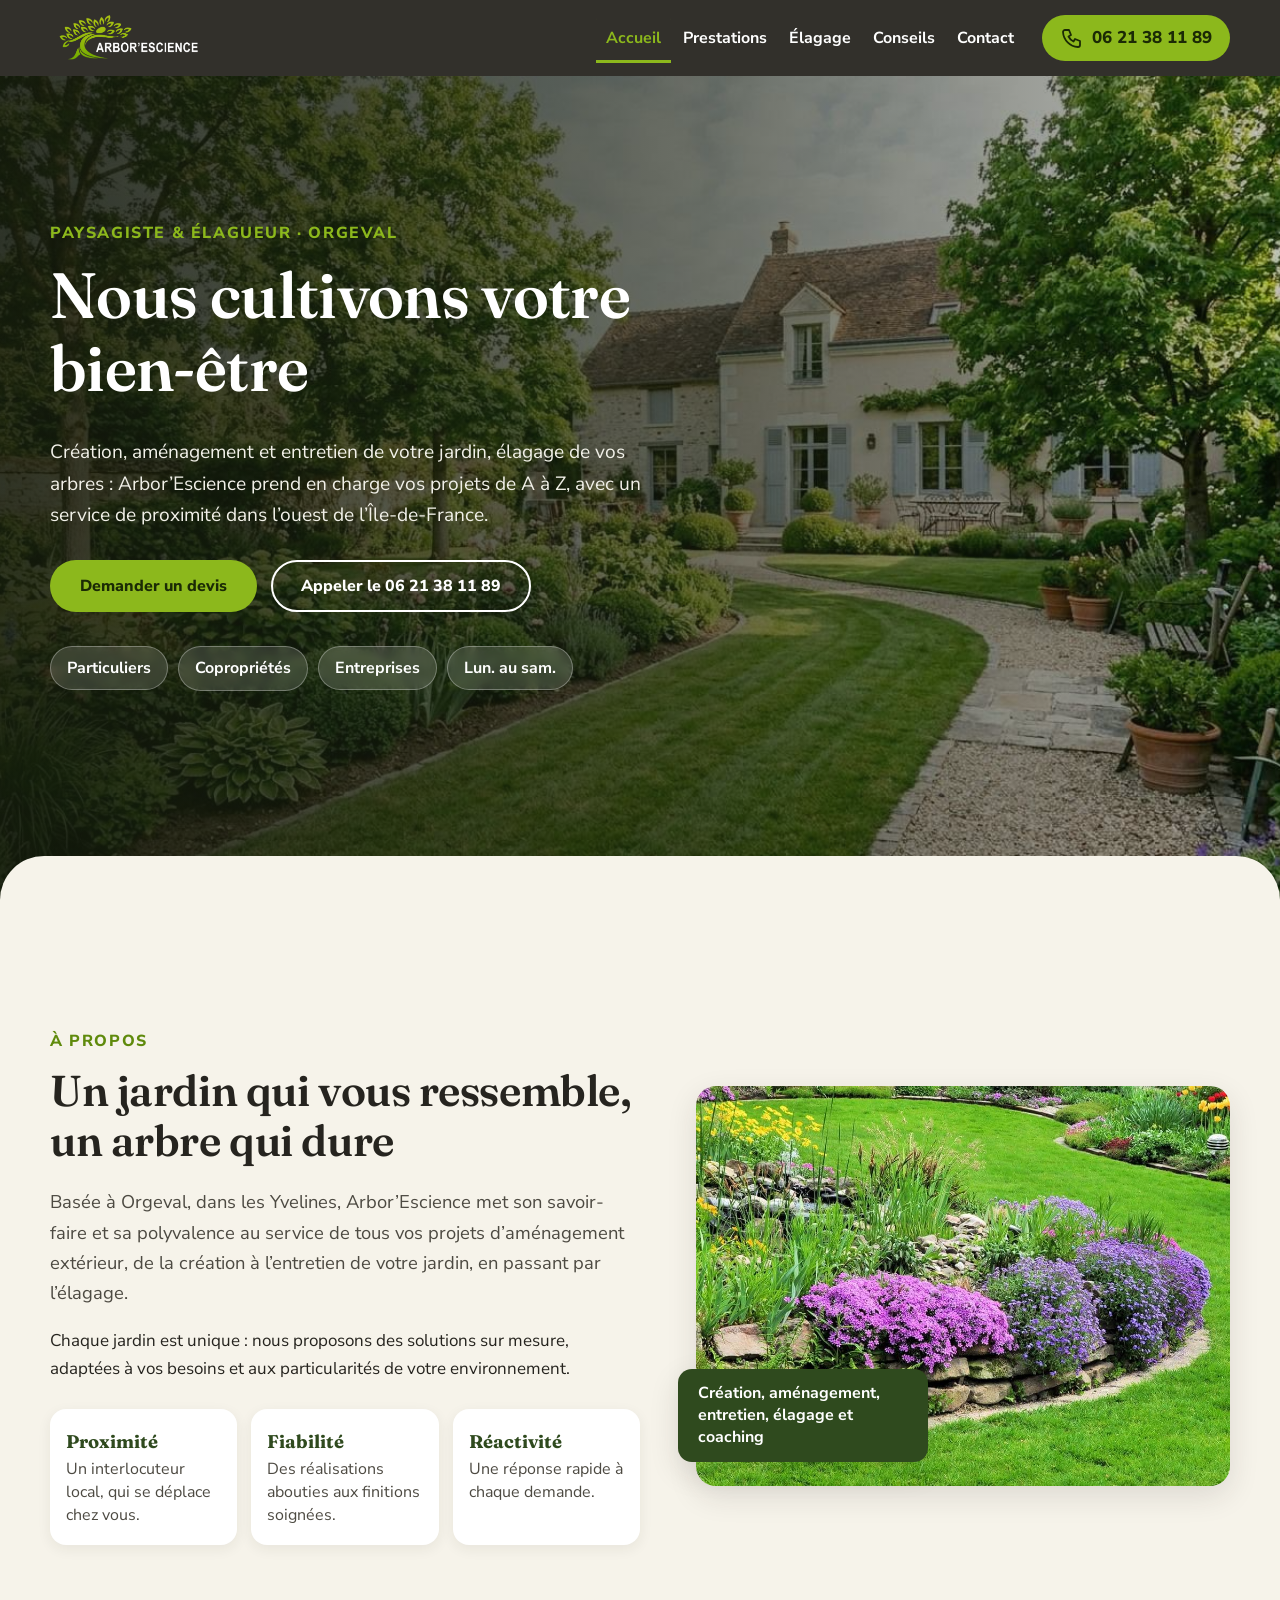
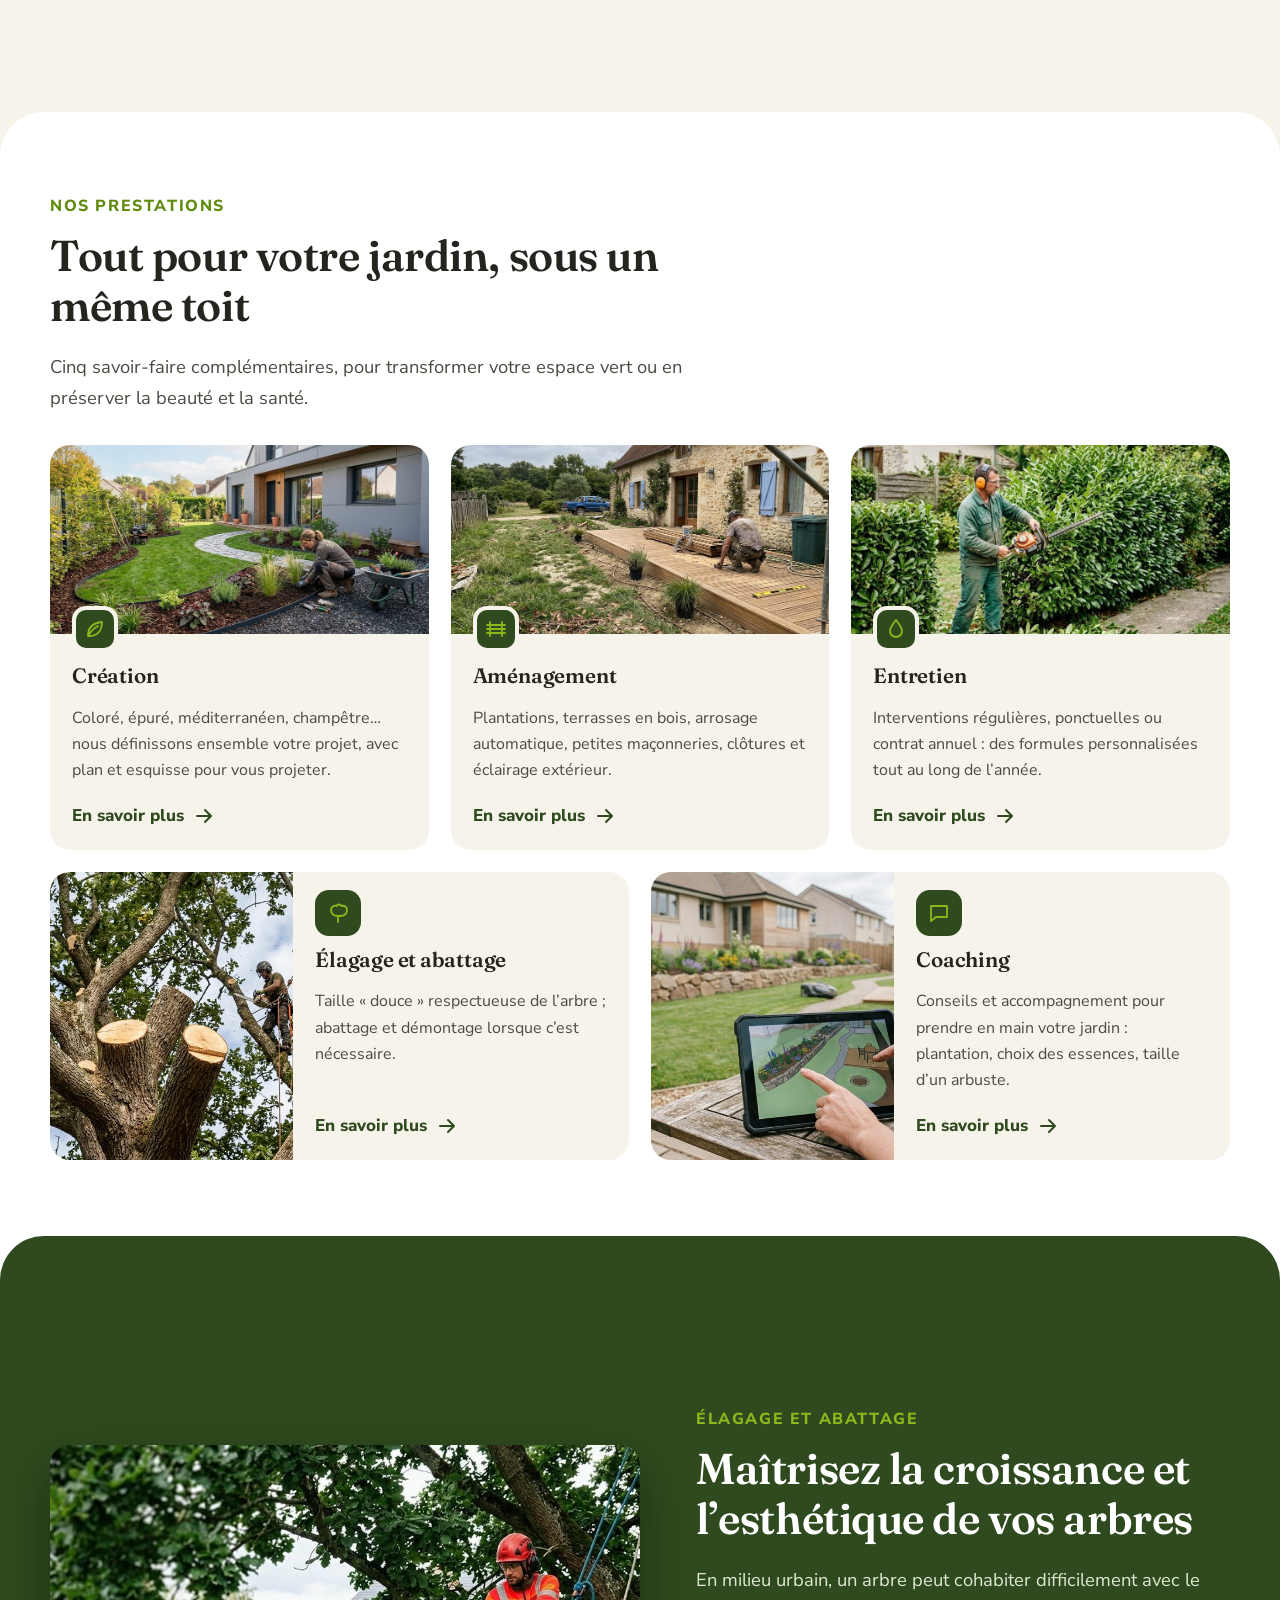
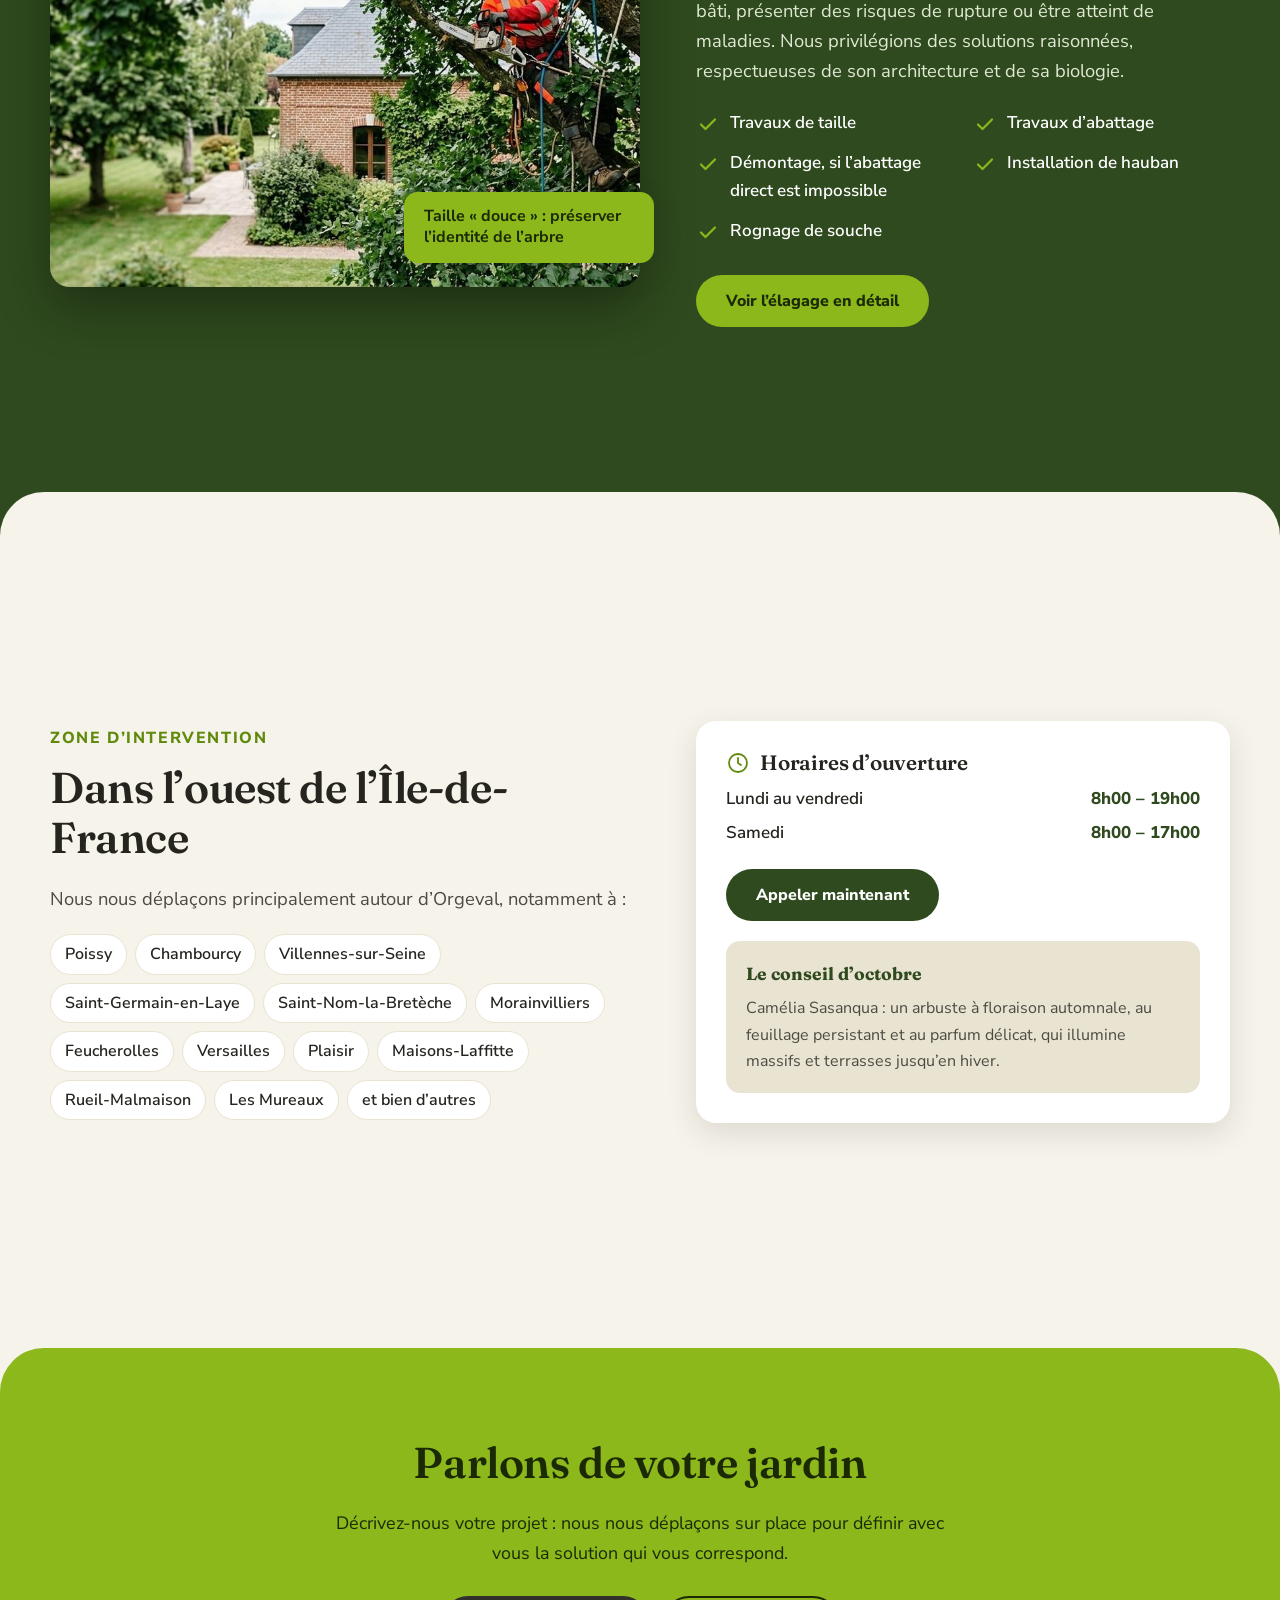
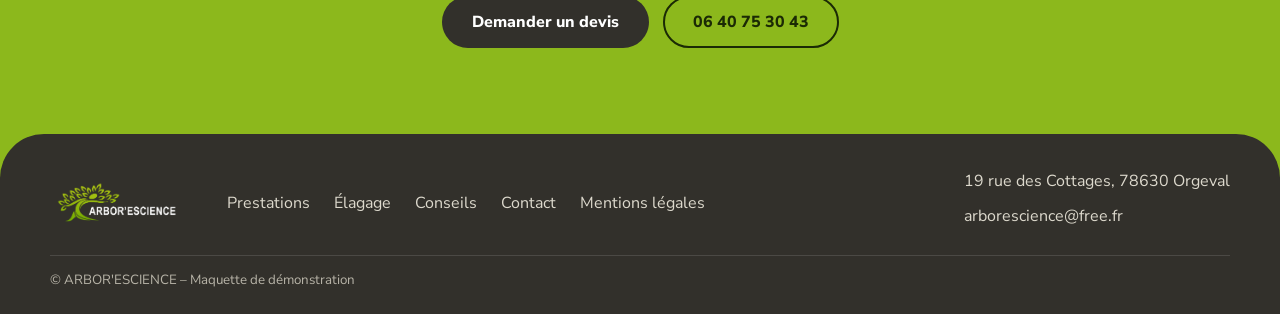
<file: index.html>
<!doctype html>
<html lang="fr">
<head>
<meta charset="utf-8">
<meta name="viewport" content="width=device-width,initial-scale=1">
<title>ARBOR'ESCIENCE – Paysagiste et élagueur à Orgeval (78)</title>
<meta name="description" content="ARBOR'ESCIENCE à Orgeval : création, aménagement et entretien de jardin, élagage et abattage d'arbres dans l'ouest des Yvelines.">
<meta name="robots" content="noindex, nofollow">
<link rel="icon" type="image/png" href="images/favicon.png">
<link rel="preconnect" href="https://fonts.googleapis.com"><link rel="preconnect" href="https://fonts.gstatic.com" crossorigin>
<link rel="stylesheet" href="https://fonts.googleapis.com/css2?family=Fraunces:wght@600;700&family=Nunito+Sans:wght@400;600;700;800&display=swap">
<link rel="stylesheet" href="css/style.css">
</head>
<body>
<a class="skip" href="#contenu">Aller au contenu</a>
<header class="hd"><div class="wrap">
<a class="logo" href="https://webaunet.github.io/arbor-escience/" aria-label="ARBOR'ESCIENCE – accueil"><img src="images/logo.png" width="150" height="51" alt="ARBOR'ESCIENCE"></a>
<nav class="nav" id="nav" aria-label="Navigation principale">
<a href="index.html" aria-current="page">Accueil</a><a href="prestations.html">Prestations</a><a href="elagage.html">Élagage</a><a href="conseils.html">Conseils</a><a href="contact.html">Contact</a>
</nav>
<a class="call" href="tel:+33621381189" aria-label="Appeler le 06 21 38 11 89"><svg class="ic" aria-hidden="true"><use href="images/icons.svg#i-phone"/></svg><span>06 21 38 11 89</span></a>
<button class="burger" type="button" aria-expanded="false" aria-controls="nav" aria-label="Ouvrir le menu"><span></span><span></span><span></span></button>
</div></header>
<main id="contenu">
<section class="hero on-dark">
<div class="wrap">
<span class="kick">Paysagiste &amp; élagueur · Orgeval</span>
<h1>Nous cultivons votre bien-être</h1>
<p>Création, aménagement et entretien de votre jardin, élagage de vos arbres : Arbor’Escience prend en charge vos projets de A à Z, avec un service de proximité dans l’ouest de l’Île-de-France.</p>
<div class="cta"><a class="btn btn-p" href="contact.html">Demander un devis</a><a class="btn btn-o" href="tel:+33621381189">Appeler le 06 21 38 11 89</a></div>
<ul class="pills"><li>Particuliers</li><li>Copropriétés</li><li>Entreprises</li><li>Lun. au sam.</li></ul>
</div></section>

<section class="sec sheet about" id="apropos"><div class="wrap split">
<div>
<span class="kick">À propos</span>
<h2>Un jardin qui vous ressemble, un arbre qui dure</h2>
<p class="lead">Basée à Orgeval, dans les Yvelines, Arbor’Escience met son savoir-faire et sa polyvalence au service de tous vos projets d’aménagement extérieur, de la création à l’entretien de votre jardin, en passant par l’élagage.</p>
<p>Chaque jardin est unique : nous proposons des solutions sur mesure, adaptées à vos besoins et aux particularités de votre environnement.</p>
<ul class="vals"><li><strong>Proximité</strong><span>Un interlocuteur local, qui se déplace chez vous.</span></li><li><strong>Fiabilité</strong><span>Des réalisations abouties aux finitions soignées.</span></li><li><strong>Réactivité</strong><span>Une réponse rapide à chaque demande.</span></li></ul>
</div>
<div class="card-photo"><img src="images/rocaille-ae.jpg" width="1000" height="750" loading="lazy" alt="Rocaille fleurie aménagée par ARBOR'ESCIENCE, avec plantes violettes et bassin"><div class="tag">Création, aménagement, entretien, élagage et coaching</div></div>
</div></section>

<section class="sec sheet svc" id="prestations"><div class="wrap">
<div class="head"><span class="kick">Nos prestations</span><h2>Tout pour votre jardin, sous un même toit</h2><p class="lead">Cinq savoir-faire complémentaires, pour transformer votre espace vert ou en préserver la beauté et la santé.</p></div>
<div class="grid5">
<a class="sc" href="prestations.html#creation"><img src="images/creation.jpg" width="900" height="491" loading="lazy" alt="Création de jardin avec massifs, pelouse et cheminement devant une maison"><div><span class="ico"><svg class="ic" aria-hidden="true"><use href="images/icons.svg#i-leaf"/></svg></span><h3>Création</h3><p>Coloré, épuré, méditerranéen, champêtre… nous définissons ensemble votre projet, avec plan et esquisse pour vous projeter.</p><span class="more">En savoir plus <svg class="ic" aria-hidden="true"><use href="images/icons.svg#i-arrow"/></svg></span></div></a>
<a class="sc" href="prestations.html#amenagement"><img src="images/amenagement.jpg" width="900" height="491" loading="lazy" alt="Pose d'une terrasse en bois devant une maison en pierre"><div><span class="ico"><svg class="ic" aria-hidden="true"><use href="images/icons.svg#i-deck"/></svg></span><h3>Aménagement</h3><p>Plantations, terrasses en bois, arrosage automatique, petites maçonneries, clôtures et éclairage extérieur.</p><span class="more">En savoir plus <svg class="ic" aria-hidden="true"><use href="images/icons.svg#i-arrow"/></svg></span></div></a>
<a class="sc" href="prestations.html#entretien"><img src="images/entretien.jpg" width="900" height="672" loading="lazy" alt="Jardinier taillant une haie dans un jardin"><div><span class="ico"><svg class="ic" aria-hidden="true"><use href="images/icons.svg#i-drop"/></svg></span><h3>Entretien</h3><p>Interventions régulières, ponctuelles ou contrat annuel : des formules personnalisées tout au long de l’année.</p><span class="more">En savoir plus <svg class="ic" aria-hidden="true"><use href="images/icons.svg#i-arrow"/></svg></span></div></a>
<a class="sc" href="elagage.html"><img src="images/abattage.jpg" width="900" height="491" loading="lazy" alt="Grand arbre taillé en hauteur, cime en cours de réduction"><div><span class="ico"><svg class="ic" aria-hidden="true"><use href="images/icons.svg#i-tree"/></svg></span><h3>Élagage et abattage</h3><p>Taille « douce » respectueuse de l’arbre ; abattage et démontage lorsque c’est nécessaire.</p><span class="more">En savoir plus <svg class="ic" aria-hidden="true"><use href="images/icons.svg#i-arrow"/></svg></span></div></a>
<a class="sc" href="conseils.html"><img src="images/conseil.jpg" width="1000" height="545" loading="lazy" alt="Plan de jardin affiché sur une tablette, devant un jardin en cours d'aménagement"><div><span class="ico"><svg class="ic" aria-hidden="true"><use href="images/icons.svg#i-chat"/></svg></span><h3>Coaching</h3><p>Conseils et accompagnement pour prendre en main votre jardin : plantation, choix des essences, taille d’un arbuste.</p><span class="more">En savoir plus <svg class="ic" aria-hidden="true"><use href="images/icons.svg#i-arrow"/></svg></span></div></a>
</div></div></section>

<section class="sec sheet band on-dark" id="arbres"><div class="wrap split">
<div class="card-photo"><img src="images/elagage.jpg" width="1200" height="670" loading="lazy" alt="Élagueur encordé dans un grand chêne, au-dessus d'un jardin"><div class="tag">Taille « douce » : préserver l’identité de l’arbre</div></div>
<div>
<span class="kick">Élagage et abattage</span>
<h2>Maîtrisez la croissance et l’esthétique de vos arbres</h2>
<p class="lead">En milieu urbain, un arbre peut cohabiter difficilement avec le bâti, présenter des risques de rupture ou être atteint de maladies. Nous privilégions des solutions raisonnées, respectueuses de son architecture et de sa biologie.</p>
<ul class="ticks"><li><svg class="ic" aria-hidden="true"><use href="images/icons.svg#i-check"/></svg>Travaux de taille</li><li><svg class="ic" aria-hidden="true"><use href="images/icons.svg#i-check"/></svg>Travaux d’abattage</li><li><svg class="ic" aria-hidden="true"><use href="images/icons.svg#i-check"/></svg>Démontage, si l’abattage direct est impossible</li><li><svg class="ic" aria-hidden="true"><use href="images/icons.svg#i-check"/></svg>Installation de hauban</li><li><svg class="ic" aria-hidden="true"><use href="images/icons.svg#i-check"/></svg>Rognage de souche</li></ul>
<a class="btn btn-p" href="elagage.html">Voir l’élagage en détail</a>
</div></div></section>

<section class="sec sheet zone" id="zone"><div class="wrap split">
<div>
<span class="kick">Zone d’intervention</span>
<h2>Dans l’ouest de l’Île-de-France</h2>
<p class="lead">Nous nous déplaçons principalement autour d’Orgeval, notamment à :</p>
<ul class="chips"><li>Poissy</li><li>Chambourcy</li><li>Villennes-sur-Seine</li><li>Saint-Germain-en-Laye</li><li>Saint-Nom-la-Bretèche</li><li>Morainvilliers</li><li>Feucherolles</li><li>Versailles</li><li>Plaisir</li><li>Maisons-Laffitte</li><li>Rueil-Malmaison</li><li>Les Mureaux</li><li>et bien d’autres</li></ul>
</div>
<div class="panel">
<h3><svg class="ic" aria-hidden="true"><use href="images/icons.svg#i-clock"/></svg>Horaires d’ouverture</h3>
<dl class="hours"><dt>Lundi au vendredi</dt><dd>8h00 – 19h00</dd><dt>Samedi</dt><dd>8h00 – 17h00</dd></dl>
<a class="btn btn-d" href="tel:+33621381189">Appeler maintenant</a>
<div class="tip"><strong>Le conseil d’octobre</strong><p>Camélia Sasanqua : un arbuste à floraison automnale, au feuillage persistant et au parfum délicat, qui illumine massifs et terrasses jusqu’en hiver.</p></div>
</div></div></section>

<section class="sheet final" id="devis"><div class="wrap">
<h2>Parlons de votre jardin</h2>
<p>Décrivez-nous votre projet : nous nous déplaçons sur place pour définir avec vous la solution qui vous correspond.</p>
<div class="cta"><a class="btn btn-d" href="contact.html">Demander un devis</a><a class="btn btn-l" href="tel:+33640753043">06 40 75 30 43</a></div>
</div></section>
</main>
<footer class="ft sheet"><div class="wrap">
<img src="images/logo.png" width="130" height="44" alt="ARBOR'ESCIENCE" loading="lazy">
<nav aria-label="Pied de page"><a href="prestations.html">Prestations</a><a href="elagage.html">Élagage</a><a href="conseils.html">Conseils</a><a href="contact.html">Contact</a><a href="mentions-legales.html">Mentions légales</a></nav>
<div>19 rue des Cottages, 78630 Orgeval<br><a href="mailto:arborescience@free.fr" style="padding:0">arborescience@free.fr</a></div>
<small>© ARBOR'ESCIENCE – Maquette de démonstration</small>
</div></footer>
<script src="js/main.js" defer></script>
</body></html>
</file>
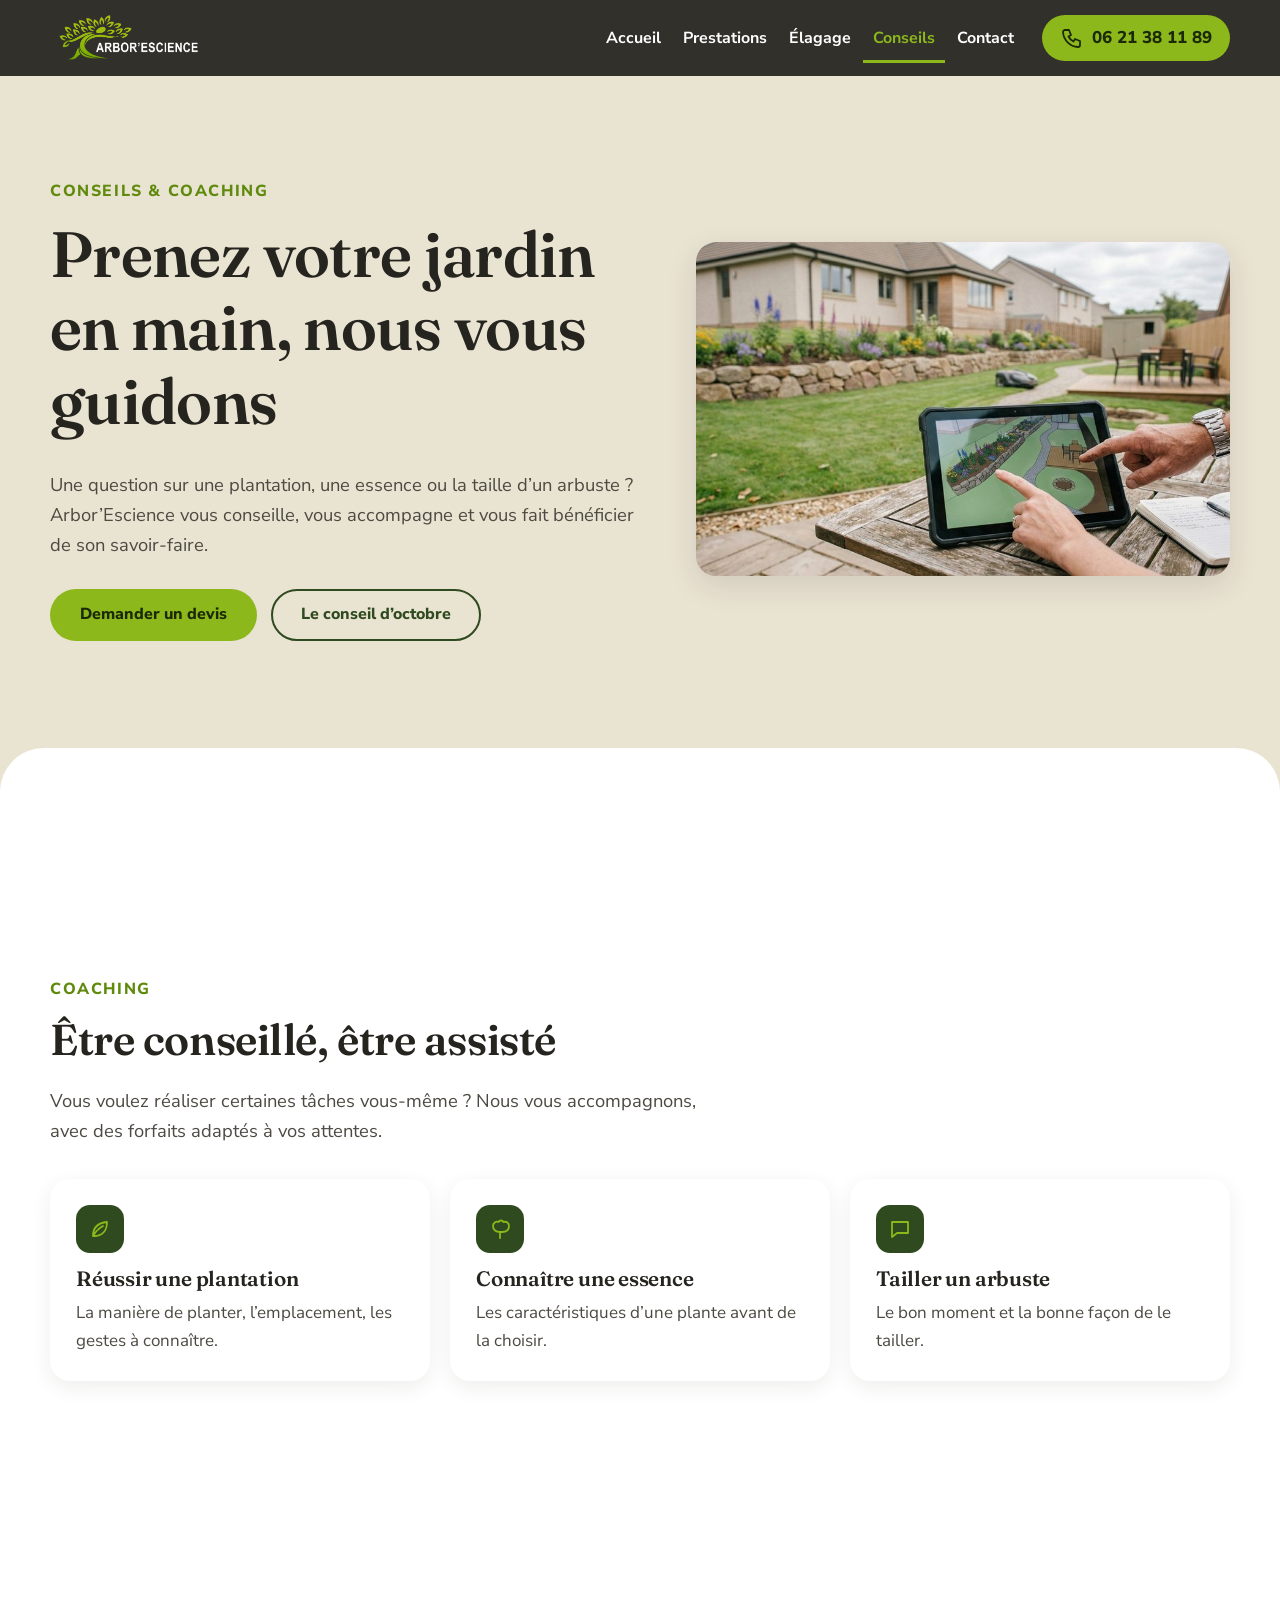
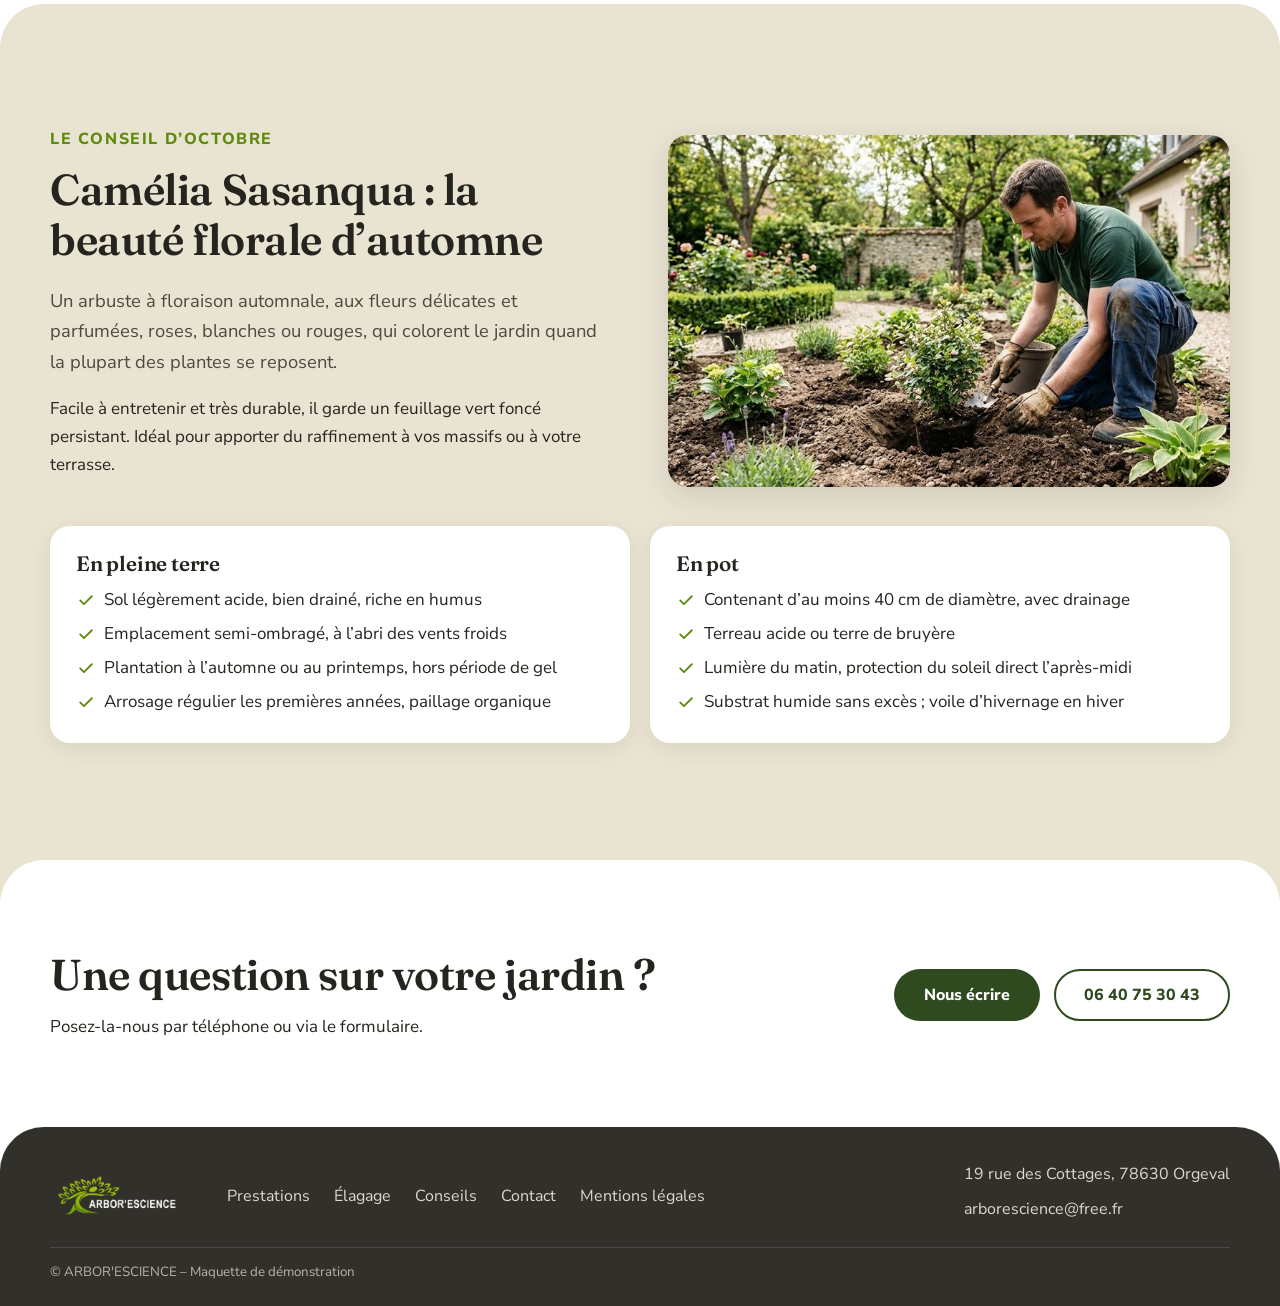
<file: conseils.html>
<!doctype html>
<html lang="fr">
<head>
<meta charset="utf-8">
<meta name="viewport" content="width=device-width,initial-scale=1">
<title>Coaching et conseils jardin à Orgeval – ARBOR'ESCIENCE</title>
<meta name="description" content="Coaching jardin et conseils de saison par ARBOR'ESCIENCE, à Orgeval : plantation, essences, taille d'arbustes.">
<meta name="robots" content="noindex, nofollow">
<link rel="icon" type="image/png" href="images/favicon.png">
<link rel="preconnect" href="https://fonts.googleapis.com"><link rel="preconnect" href="https://fonts.gstatic.com" crossorigin>
<link rel="stylesheet" href="https://fonts.googleapis.com/css2?family=Fraunces:wght@600;700&family=Nunito+Sans:wght@400;600;700;800&display=swap">
<link rel="stylesheet" href="css/style.css">
</head>
<body>
<a class="skip" href="#contenu">Aller au contenu</a>
<header class="hd"><div class="wrap">
<a class="logo" href="https://webaunet.github.io/arbor-escience/" aria-label="ARBOR'ESCIENCE – accueil"><img src="images/logo.png" width="150" height="51" alt="ARBOR'ESCIENCE"></a>
<nav class="nav" id="nav" aria-label="Navigation principale">
<a href="index.html">Accueil</a><a href="prestations.html">Prestations</a><a href="elagage.html">Élagage</a><a href="conseils.html" aria-current="page">Conseils</a><a href="contact.html">Contact</a>
</nav>
<a class="call" href="tel:+33621381189" aria-label="Appeler le 06 21 38 11 89"><svg class="ic" aria-hidden="true"><use href="images/icons.svg#i-phone"/></svg><span>06 21 38 11 89</span></a>
<button class="burger" type="button" aria-expanded="false" aria-controls="nav" aria-label="Ouvrir le menu"><span></span><span></span><span></span></button>
</div></header>
<main id="contenu">

<section class="ph ph-c"><div class="wrap split">
<div><span class="kick">Conseils &amp; coaching</span><h1>Prenez votre jardin en main, nous vous guidons</h1>
<p class="lead">Une question sur une plantation, une essence ou la taille d’un arbuste ? Arbor’Escience vous conseille, vous accompagne et vous fait bénéficier de son savoir-faire.</p>
<div class="cta"><a class="btn btn-p" href="contact.html">Demander un devis</a><a class="btn btn-l" href="#conseil">Le conseil d’octobre</a></div></div>
<div class="card-photo"><img src="images/conseil.jpg" width="1000" height="545" alt="Plan de jardin sur une tablette, devant un jardin en cours d'aménagement"></div>
</div></section>

<section class="sec sheet" id="coaching" style="background:#fff"><div class="wrap">
<div class="head"><span class="kick">Coaching</span><h2>Être conseillé, être assisté</h2><p class="lead">Vous voulez réaliser certaines tâches vous-même ? Nous vous accompagnons, avec des forfaits adaptés à vos attentes.</p></div>
<div class="cards3">
<div class="k"><span class="ico"><svg class="ic" aria-hidden="true"><use href="images/icons.svg#i-leaf"/></svg></span><h3>Réussir une plantation</h3><p>La manière de planter, l’emplacement, les gestes à connaître.</p></div>
<div class="k"><span class="ico"><svg class="ic" aria-hidden="true"><use href="images/icons.svg#i-tree"/></svg></span><h3>Connaître une essence</h3><p>Les caractéristiques d’une plante avant de la choisir.</p></div>
<div class="k"><span class="ico"><svg class="ic" aria-hidden="true"><use href="images/icons.svg#i-chat"/></svg></span><h3>Tailler un arbuste</h3><p>Le bon moment et la bonne façon de le tailler.</p></div>
</div></div></section>

<section class="sec sheet sand" id="conseil"><div class="wrap">
<div class="row2"><div><span class="kick">Le conseil d’octobre</span><h2>Camélia Sasanqua : la beauté florale d’automne</h2>
<p class="lead">Un arbuste à floraison automnale, aux fleurs délicates et parfumées, roses, blanches ou rouges, qui colorent le jardin quand la plupart des plantes se reposent.</p>
<p>Facile à entretenir et très durable, il garde un feuillage vert foncé persistant. Idéal pour apporter du raffinement à vos massifs ou à votre terrasse.</p></div>
<img src="images/plantation.jpg" width="900" height="491" loading="lazy" alt="Jardinier plantant des arbustes dans un massif" style="border-radius:var(--r);box-shadow:var(--sh);width:100%;aspect-ratio:16/10;object-fit:cover"></div>
<div class="cards3 c2">
<div class="k"><h3>En pleine terre</h3><ul><li><svg class="ic" aria-hidden="true"><use href="images/icons.svg#i-check"/></svg><span>Sol légèrement acide, bien drainé, riche en humus</span></li><li><svg class="ic" aria-hidden="true"><use href="images/icons.svg#i-check"/></svg><span>Emplacement semi-ombragé, à l’abri des vents froids</span></li><li><svg class="ic" aria-hidden="true"><use href="images/icons.svg#i-check"/></svg><span>Plantation à l’automne ou au printemps, hors période de gel</span></li><li><svg class="ic" aria-hidden="true"><use href="images/icons.svg#i-check"/></svg><span>Arrosage régulier les premières années, paillage organique</span></li></ul></div>
<div class="k"><h3>En pot</h3><ul><li><svg class="ic" aria-hidden="true"><use href="images/icons.svg#i-check"/></svg><span>Contenant d’au moins 40 cm de diamètre, avec drainage</span></li><li><svg class="ic" aria-hidden="true"><use href="images/icons.svg#i-check"/></svg><span>Terreau acide ou terre de bruyère</span></li><li><svg class="ic" aria-hidden="true"><use href="images/icons.svg#i-check"/></svg><span>Lumière du matin, protection du soleil direct l’après-midi</span></li><li><svg class="ic" aria-hidden="true"><use href="images/icons.svg#i-check"/></svg><span>Substrat humide sans excès ; voile d’hivernage en hiver</span></li></ul></div>
</div></div></section>

<section class="sheet cta-w"><div class="wrap band-cta"><div><h2>Une question sur votre jardin ?</h2><p>Posez-la-nous par téléphone ou via le formulaire.</p></div><div class="cta" style="margin:0"><a class="btn btn-d" href="contact.html">Nous écrire</a><a class="btn btn-l" href="tel:+33640753043">06 40 75 30 43</a></div></div></section>
</main>
<footer class="ft sheet"><div class="wrap">
<img src="images/logo.png" width="130" height="44" alt="ARBOR'ESCIENCE" loading="lazy">
<nav aria-label="Pied de page"><a href="prestations.html">Prestations</a><a href="elagage.html">Élagage</a><a href="conseils.html">Conseils</a><a href="contact.html">Contact</a><a href="mentions-legales.html">Mentions légales</a></nav>
<div>19 rue des Cottages, 78630 Orgeval<br><a href="mailto:arborescience@free.fr" style="padding:0">arborescience@free.fr</a></div>
<small>© ARBOR'ESCIENCE – Maquette de démonstration</small>
</div></footer>
<script src="js/main.js" defer></script>
</body></html>
</file>
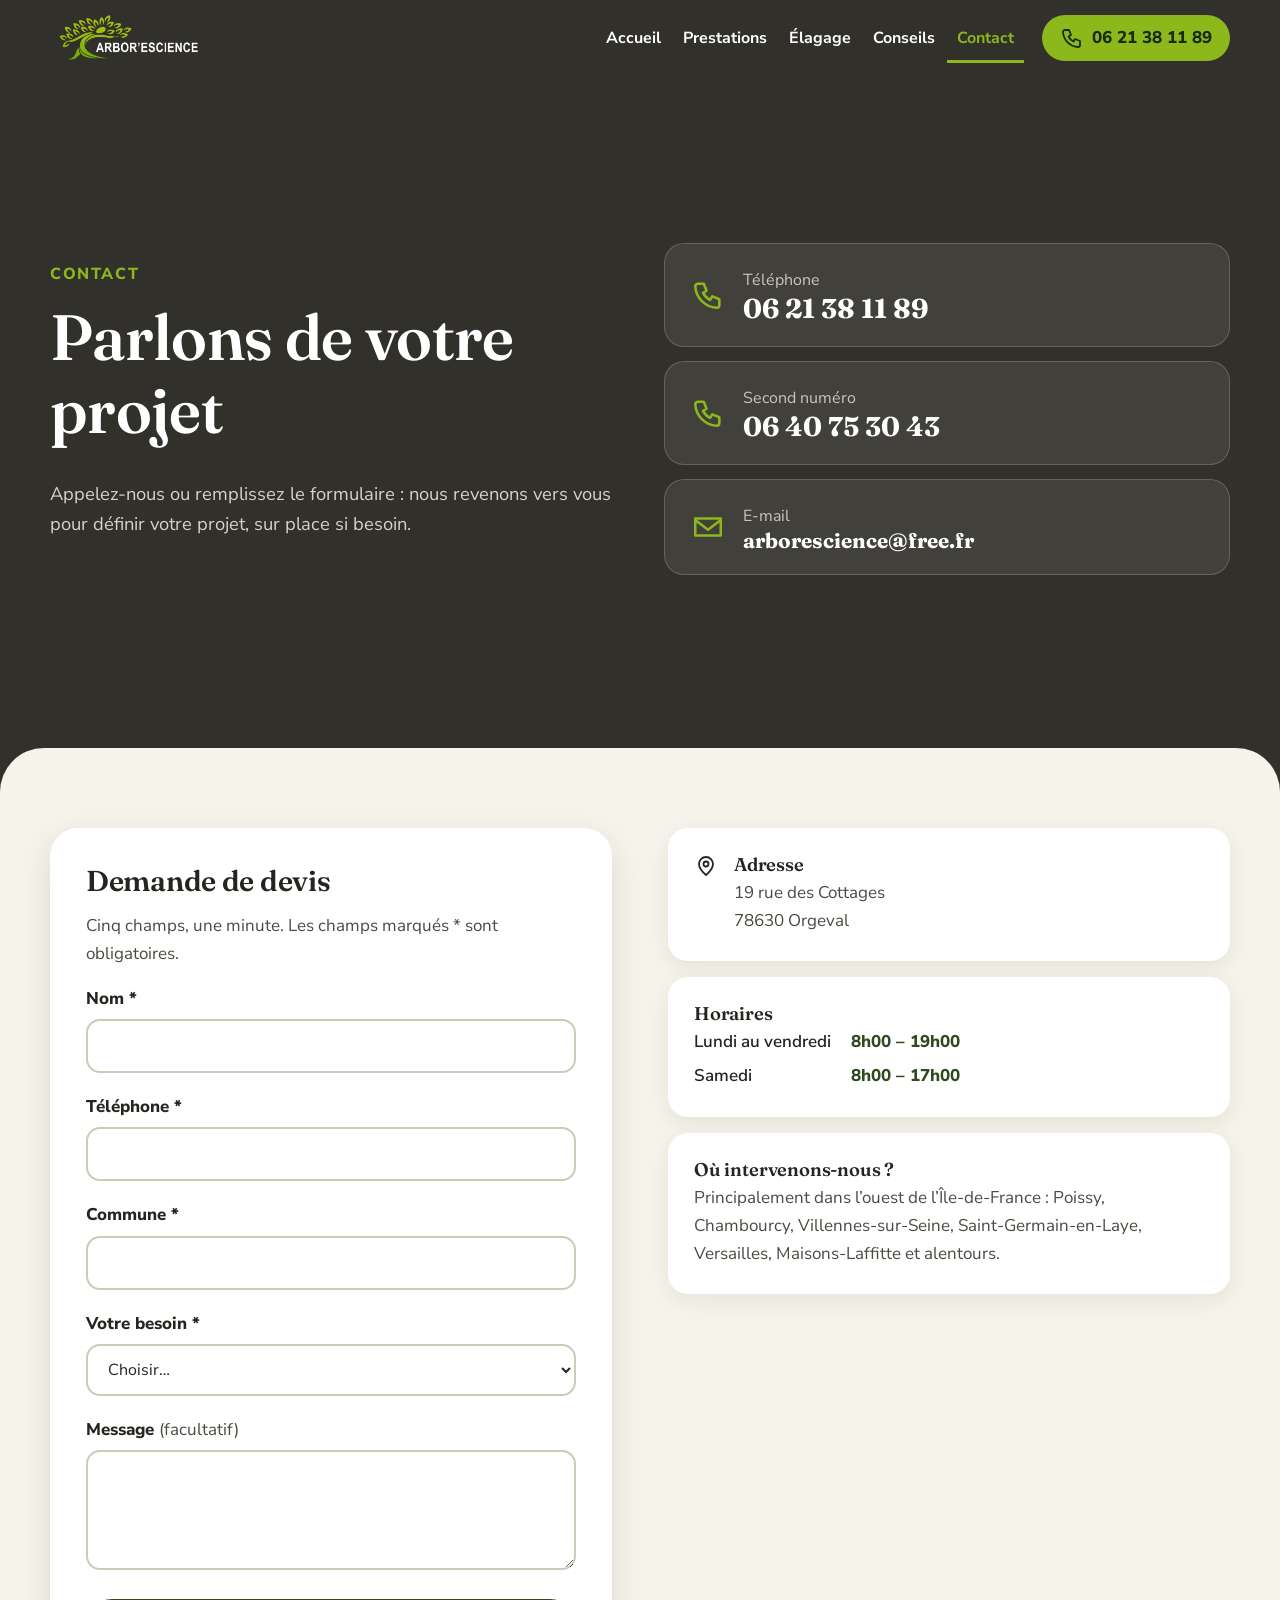
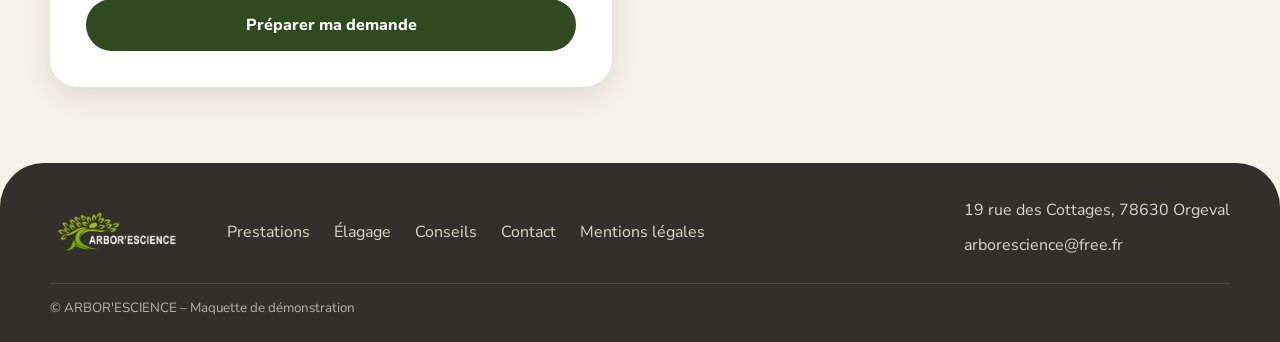
<file: contact.html>
<!doctype html>
<html lang="fr">
<head>
<meta charset="utf-8">
<meta name="viewport" content="width=device-width,initial-scale=1">
<title>Contact et devis – ARBOR'ESCIENCE à Orgeval</title>
<meta name="description" content="Contactez ARBOR'ESCIENCE à Orgeval pour un devis jardin ou élagage : téléphone, e-mail et formulaire de demande.">
<meta name="robots" content="noindex, nofollow">
<link rel="icon" type="image/png" href="images/favicon.png">
<link rel="preconnect" href="https://fonts.googleapis.com"><link rel="preconnect" href="https://fonts.gstatic.com" crossorigin>
<link rel="stylesheet" href="https://fonts.googleapis.com/css2?family=Fraunces:wght@600;700&family=Nunito+Sans:wght@400;600;700;800&display=swap">
<link rel="stylesheet" href="css/style.css">
</head>
<body>
<a class="skip" href="#contenu">Aller au contenu</a>
<header class="hd"><div class="wrap">
<a class="logo" href="https://webaunet.github.io/arbor-escience/" aria-label="ARBOR'ESCIENCE – accueil"><img src="images/logo.png" width="150" height="51" alt="ARBOR'ESCIENCE"></a>
<nav class="nav" id="nav" aria-label="Navigation principale">
<a href="index.html">Accueil</a><a href="prestations.html">Prestations</a><a href="elagage.html">Élagage</a><a href="conseils.html">Conseils</a><a href="contact.html" aria-current="page">Contact</a>
</nav>
<a class="call" href="tel:+33621381189" aria-label="Appeler le 06 21 38 11 89"><svg class="ic" aria-hidden="true"><use href="images/icons.svg#i-phone"/></svg><span>06 21 38 11 89</span></a>
<button class="burger" type="button" aria-expanded="false" aria-controls="nav" aria-label="Ouvrir le menu"><span></span><span></span><span></span></button>
</div></header>
<main id="contenu">

<section class="ph ph-d on-dark"><div class="wrap ph-in">
<div><span class="kick">Contact</span><h1>Parlons de votre projet</h1><p class="lead">Appelez-nous ou remplissez le formulaire : nous revenons vers vous pour définir votre projet, sur place si besoin.</p></div>
<div class="big-tel"><a class="tel-card" href="tel:+33621381189"><svg class="ic" aria-hidden="true"><use href="images/icons.svg#i-phone"/></svg><span><small>Téléphone</small><strong>06 21 38 11 89</strong></span></a>
<a class="tel-card" href="tel:+33640753043"><svg class="ic" aria-hidden="true"><use href="images/icons.svg#i-phone"/></svg><span><small>Second numéro</small><strong>06 40 75 30 43</strong></span></a>
<a class="tel-card" href="mailto:arborescience@free.fr"><svg class="ic" aria-hidden="true"><use href="images/icons.svg#i-mail"/></svg><span><small>E-mail</small><strong style="font-size:1.3rem">arborescience@free.fr</strong></span></a></div>
</div></section>

<section class="sec sheet" id="formulaire" style="background:var(--cream)"><div class="wrap row2" style="align-items:start">
<div class="form-card">
<div id="form-head"><h2 style="font-size:1.8rem">Demande de devis</h2><p style="color:var(--ink2)">Cinq champs, une minute. Les champs marqués * sont obligatoires.</p></div>
<form id="devis-form" novalidate>
<div class="fld"><label for="f-nom">Nom *</label><input id="f-nom" name="nom" type="text" autocomplete="name" required aria-describedby="e-nom"><p class="err" id="e-nom" role="alert"></p></div>
<div class="fld"><label for="f-tel">Téléphone *</label><input id="f-tel" name="tel" type="tel" autocomplete="tel" inputmode="tel" required aria-describedby="e-tel"><p class="err" id="e-tel" role="alert"></p></div>
<div class="fld"><label for="f-commune">Commune *</label><input id="f-commune" name="commune" type="text" autocomplete="address-level2" required aria-describedby="e-commune"><p class="err" id="e-commune" role="alert"></p></div>
<div class="fld"><label for="f-besoin">Votre besoin *</label><select id="f-besoin" name="besoin" required aria-describedby="e-besoin"><option value="">Choisir…</option><option>Création de jardin</option><option>Aménagement (terrasse, clôture, arrosage…)</option><option>Entretien du jardin</option><option>Élagage ou taille d'arbres</option><option>Abattage ou démontage</option><option>Coaching jardin</option><option>Autre demande</option></select><p class="err" id="e-besoin" role="alert"></p></div>
<div class="fld"><label for="f-msg">Message <span class="opt">(facultatif)</span></label><textarea id="f-msg" name="message"></textarea></div>
<button class="btn btn-d" type="submit">Préparer ma demande</button>
</form>
<div class="recap" id="recap" aria-live="polite"><p class="ok"><svg class="ic" aria-hidden="true"><use href="images/icons.svg#i-check"/></svg> Votre demande est prête</p><h2>Choisissez comment nous l’envoyer</h2><p style="color:var(--ink2)">Rien n’est envoyé automatiquement : utilisez l’un des boutons ci-dessous.</p><pre id="recap-text"></pre>
<div class="acts"><a class="btn btn-d" id="b-sms" href="sms:+33621381189">Envoyer par SMS</a><button class="btn btn-l" type="button" id="b-copy">Copier</button><a class="btn btn-l" href="tel:+33621381189">Appeler</a><a class="btn btn-l" id="b-mail" href="mailto:arborescience@free.fr">Envoyer par e-mail</a></div>
<p style="margin:18px 0 0"><button class="btn btn-l" type="button" id="b-edit" style="min-height:48px;width:auto">Modifier ma demande</button></p></div>
</div>
<div class="info">
<div class="k"><svg class="ic" aria-hidden="true"><use href="images/icons.svg#i-pin"/></svg><div><h3>Adresse</h3><p>19 rue des Cottages<br>78630 Orgeval</p></div></div>
<div class="k"><div><h3>Horaires</h3><dl class="hours" style="margin:0"><dt>Lundi au vendredi</dt><dd>8h00 – 19h00</dd><dt>Samedi</dt><dd>8h00 – 17h00</dd></dl></div></div>
<div class="k"><div><h3>Où intervenons-nous ?</h3><p>Principalement dans l’ouest de l’Île-de-France : Poissy, Chambourcy, Villennes-sur-Seine, Saint-Germain-en-Laye, Versailles, Maisons-Laffitte et alentours.</p></div></div>
</div></div></section>
</main>
<footer class="ft sheet"><div class="wrap">
<img src="images/logo.png" width="130" height="44" alt="ARBOR'ESCIENCE" loading="lazy">
<nav aria-label="Pied de page"><a href="prestations.html">Prestations</a><a href="elagage.html">Élagage</a><a href="conseils.html">Conseils</a><a href="contact.html">Contact</a><a href="mentions-legales.html">Mentions légales</a></nav>
<div>19 rue des Cottages, 78630 Orgeval<br><a href="mailto:arborescience@free.fr" style="padding:0">arborescience@free.fr</a></div>
<small>© ARBOR'ESCIENCE – Maquette de démonstration</small>
</div></footer>
<script src="js/main.js" defer></script>
<script src="js/contact.js" defer></script>
</body></html>
</file>
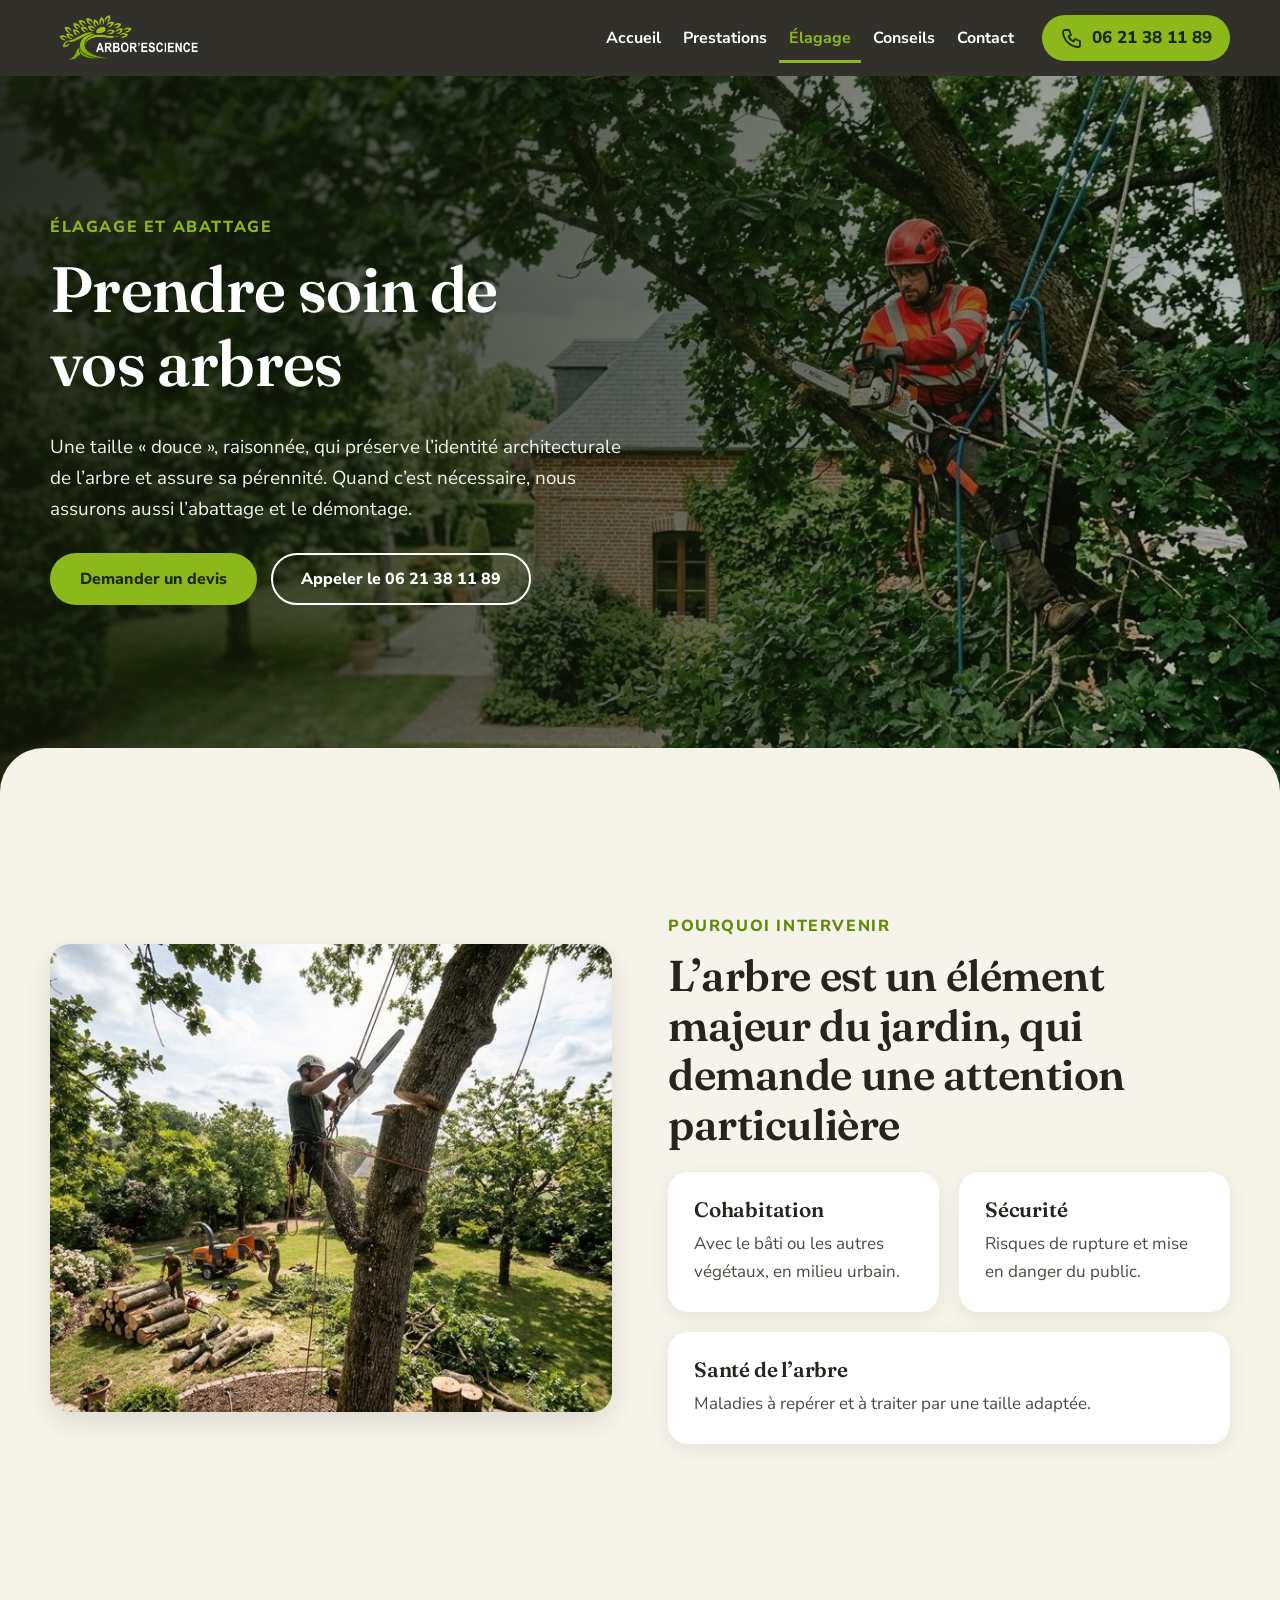
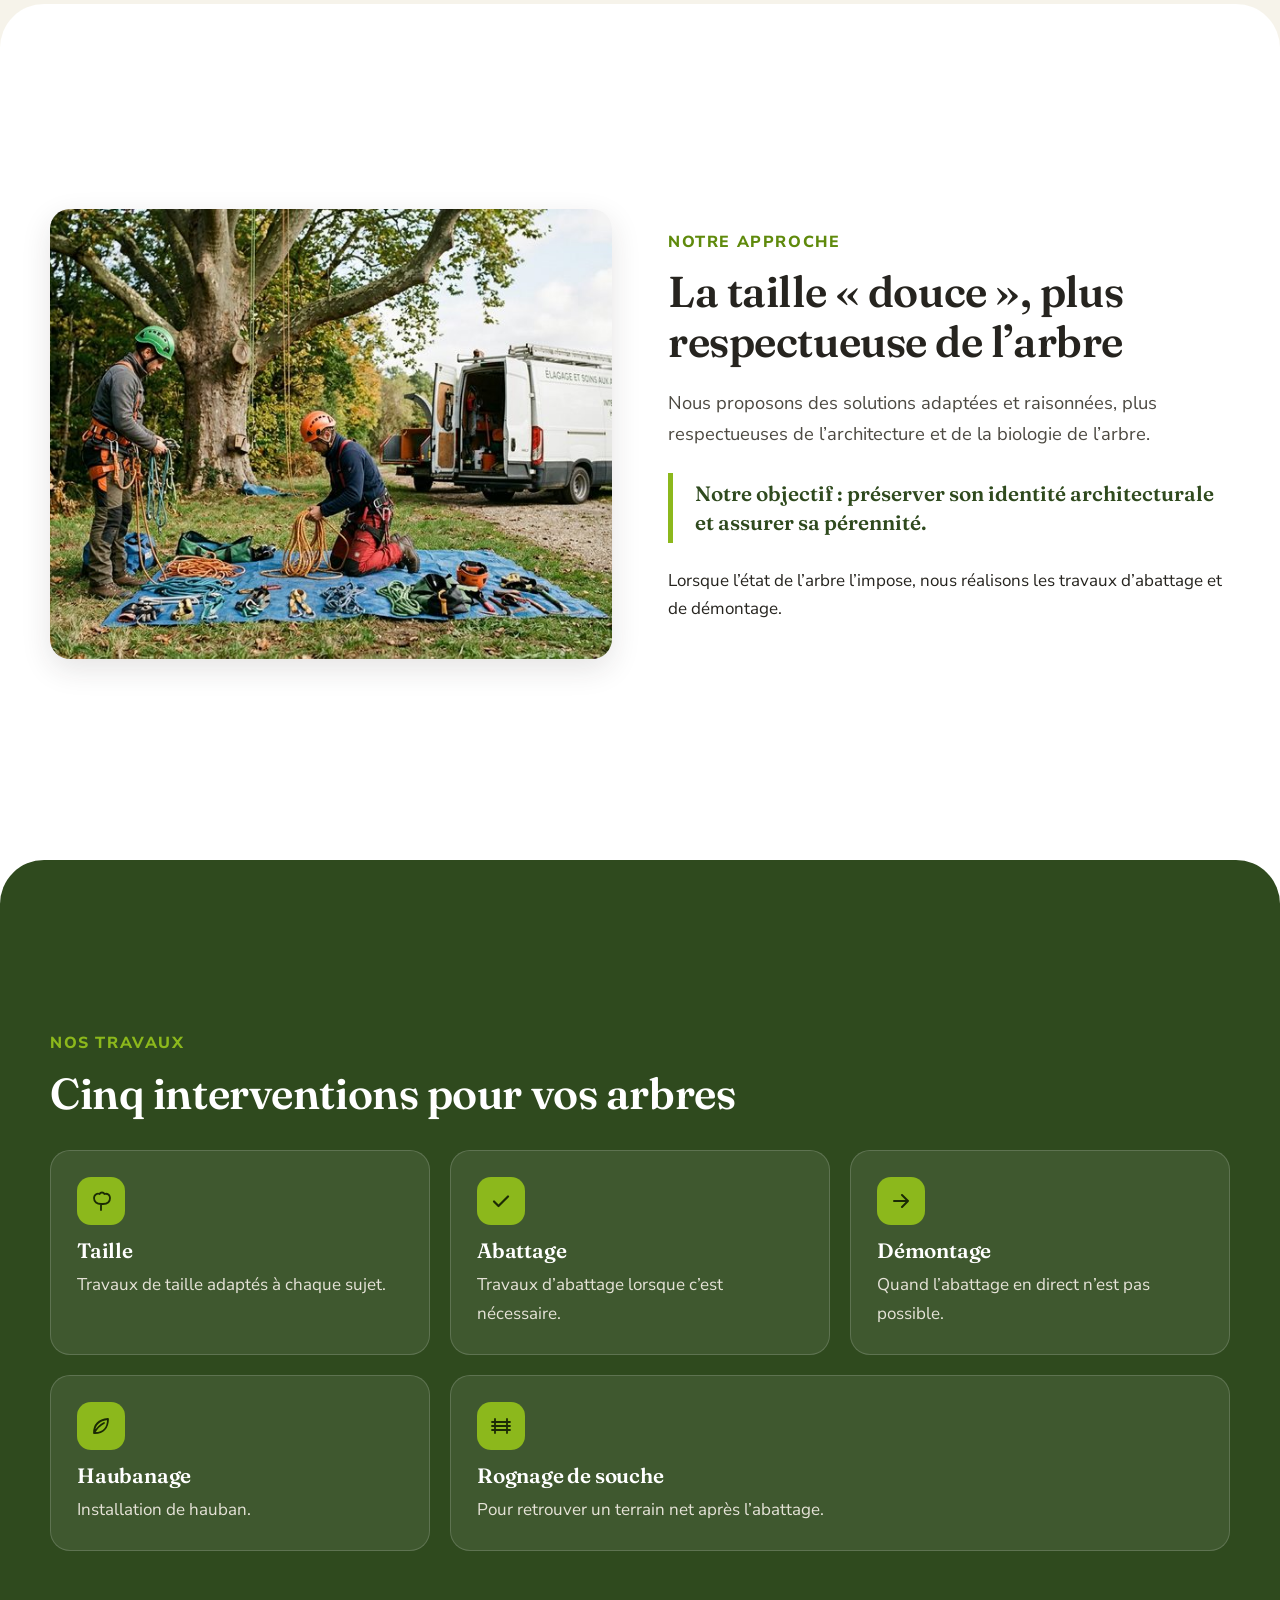
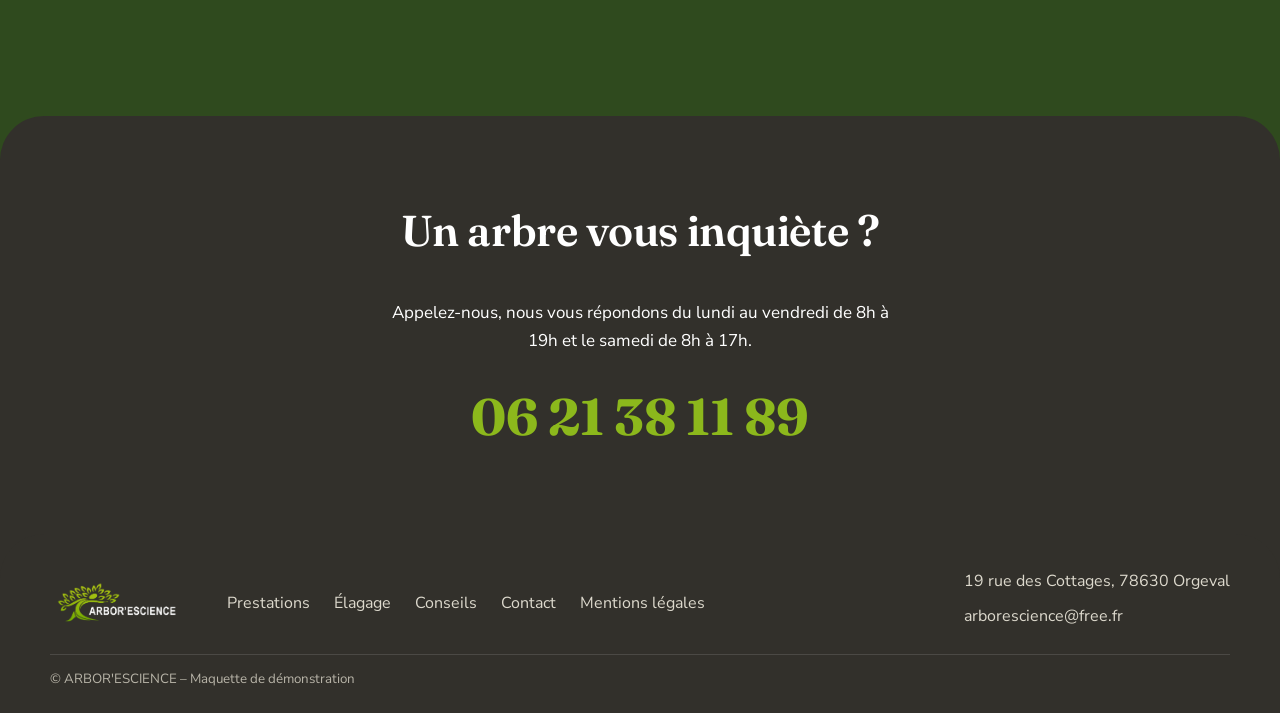
<file: elagage.html>
<!doctype html>
<html lang="fr">
<head>
<meta charset="utf-8">
<meta name="viewport" content="width=device-width,initial-scale=1">
<title>Élagage et abattage d'arbres à Orgeval – ARBOR'ESCIENCE</title>
<meta name="description" content="Taille douce, abattage, démontage, haubanage et rognage de souche à Orgeval et dans l'ouest des Yvelines.">
<meta name="robots" content="noindex, nofollow">
<link rel="icon" type="image/png" href="images/favicon.png">
<link rel="preconnect" href="https://fonts.googleapis.com"><link rel="preconnect" href="https://fonts.gstatic.com" crossorigin>
<link rel="stylesheet" href="https://fonts.googleapis.com/css2?family=Fraunces:wght@600;700&family=Nunito+Sans:wght@400;600;700;800&display=swap">
<link rel="stylesheet" href="css/style.css">
</head>
<body>
<a class="skip" href="#contenu">Aller au contenu</a>
<header class="hd"><div class="wrap">
<a class="logo" href="https://webaunet.github.io/arbor-escience/" aria-label="ARBOR'ESCIENCE – accueil"><img src="images/logo.png" width="150" height="51" alt="ARBOR'ESCIENCE"></a>
<nav class="nav" id="nav" aria-label="Navigation principale">
<a href="index.html">Accueil</a><a href="prestations.html">Prestations</a><a href="elagage.html" aria-current="page">Élagage</a><a href="conseils.html">Conseils</a><a href="contact.html">Contact</a>
</nav>
<a class="call" href="tel:+33621381189" aria-label="Appeler le 06 21 38 11 89"><svg class="ic" aria-hidden="true"><use href="images/icons.svg#i-phone"/></svg><span>06 21 38 11 89</span></a>
<button class="burger" type="button" aria-expanded="false" aria-controls="nav" aria-label="Ouvrir le menu"><span></span><span></span><span></span></button>
</div></header>
<main id="contenu">

<section class="ph ph-photo bg-elagage on-dark"><div class="wrap"><span class="kick">Élagage et abattage</span><h1>Prendre soin de vos arbres</h1>
<p>Une taille « douce », raisonnée, qui préserve l’identité architecturale de l’arbre et assure sa pérennité. Quand c’est nécessaire, nous assurons aussi l’abattage et le démontage.</p>
<div class="cta"><a class="btn btn-p" href="contact.html">Demander un devis</a><a class="btn btn-o" href="tel:+33621381189">Appeler le 06 21 38 11 89</a></div></div></section>

<section class="sec sheet" id="pourquoi" style="background:var(--cream)"><div class="wrap row2 rev">
<div><span class="kick">Pourquoi intervenir</span><h2>L’arbre est un élément majeur du jardin, qui demande une attention particulière</h2>
<div class="cards3 c2" style="margin-top:22px">
<div class="k"><h3>Cohabitation</h3><p>Avec le bâti ou les autres végétaux, en milieu urbain.</p></div>
<div class="k"><h3>Sécurité</h3><p>Risques de rupture et mise en danger du public.</p></div>
<div class="k" style="grid-column:1/-1"><h3>Santé de l’arbre</h3><p>Maladies à repérer et à traiter par une taille adaptée.</p></div></div></div>
<img src="images/demontage.jpg" width="900" height="491" loading="lazy" alt="Élagueur encordé travaillant sur un grand arbre, bois coupé au sol" style="border-radius:var(--r);box-shadow:var(--sh);width:100%;aspect-ratio:6/5;object-fit:cover">
</div></section>

<section class="sec sheet" id="taille-douce" style="background:#fff"><div class="wrap row2">
<img src="images/equipe.jpg" width="900" height="491" loading="lazy" alt="Deux élagueurs préparant leur matériel de cordes devant leur camionnette" style="border-radius:var(--r);box-shadow:var(--sh);width:100%;aspect-ratio:5/4;object-fit:cover">
<div><span class="kick">Notre approche</span><h2>La taille « douce », plus respectueuse de l’arbre</h2>
<p class="lead">Nous proposons des solutions adaptées et raisonnées, plus respectueuses de l’architecture et de la biologie de l’arbre.</p>
<p class="quote">Notre objectif : préserver son identité architecturale et assurer sa pérennité.</p>
<p>Lorsque l’état de l’arbre l’impose, nous réalisons les travaux d’abattage et de démontage.</p></div>
</div></section>

<section class="sec sheet band on-dark" id="travaux"><div class="wrap">
<div class="head"><span class="kick">Nos travaux</span><h2>Cinq interventions pour vos arbres</h2></div>
<div class="cards3">
<div class="k dk"><span class="ico"><svg class="ic" aria-hidden="true"><use href="images/icons.svg#i-tree"/></svg></span><h3>Taille</h3><p>Travaux de taille adaptés à chaque sujet.</p></div>
<div class="k dk"><span class="ico"><svg class="ic" aria-hidden="true"><use href="images/icons.svg#i-check"/></svg></span><h3>Abattage</h3><p>Travaux d’abattage lorsque c’est nécessaire.</p></div>
<div class="k dk"><span class="ico"><svg class="ic" aria-hidden="true"><use href="images/icons.svg#i-arrow"/></svg></span><h3>Démontage</h3><p>Quand l’abattage en direct n’est pas possible.</p></div>
<div class="k dk"><span class="ico"><svg class="ic" aria-hidden="true"><use href="images/icons.svg#i-leaf"/></svg></span><h3>Haubanage</h3><p>Installation de hauban.</p></div>
<div class="k dk" style="grid-column:span 2"><span class="ico"><svg class="ic" aria-hidden="true"><use href="images/icons.svg#i-deck"/></svg></span><h3>Rognage de souche</h3><p>Pour retrouver un terrain net après l’abattage.</p></div>
</div></div></section>

<section class="sheet cta-d"><div class="wrap band-cta"><h2>Un arbre vous inquiète ?</h2><p>Appelez-nous, nous vous répondons du lundi au vendredi de 8h à 19h et le samedi de 8h à 17h.</p><a class="tel-big" href="tel:+33621381189">06 21 38 11 89</a></div></section>
</main>
<footer class="ft sheet"><div class="wrap">
<img src="images/logo.png" width="130" height="44" alt="ARBOR'ESCIENCE" loading="lazy">
<nav aria-label="Pied de page"><a href="prestations.html">Prestations</a><a href="elagage.html">Élagage</a><a href="conseils.html">Conseils</a><a href="contact.html">Contact</a><a href="mentions-legales.html">Mentions légales</a></nav>
<div>19 rue des Cottages, 78630 Orgeval<br><a href="mailto:arborescience@free.fr" style="padding:0">arborescience@free.fr</a></div>
<small>© ARBOR'ESCIENCE – Maquette de démonstration</small>
</div></footer>
<script src="js/main.js" defer></script>
</body></html>
</file>
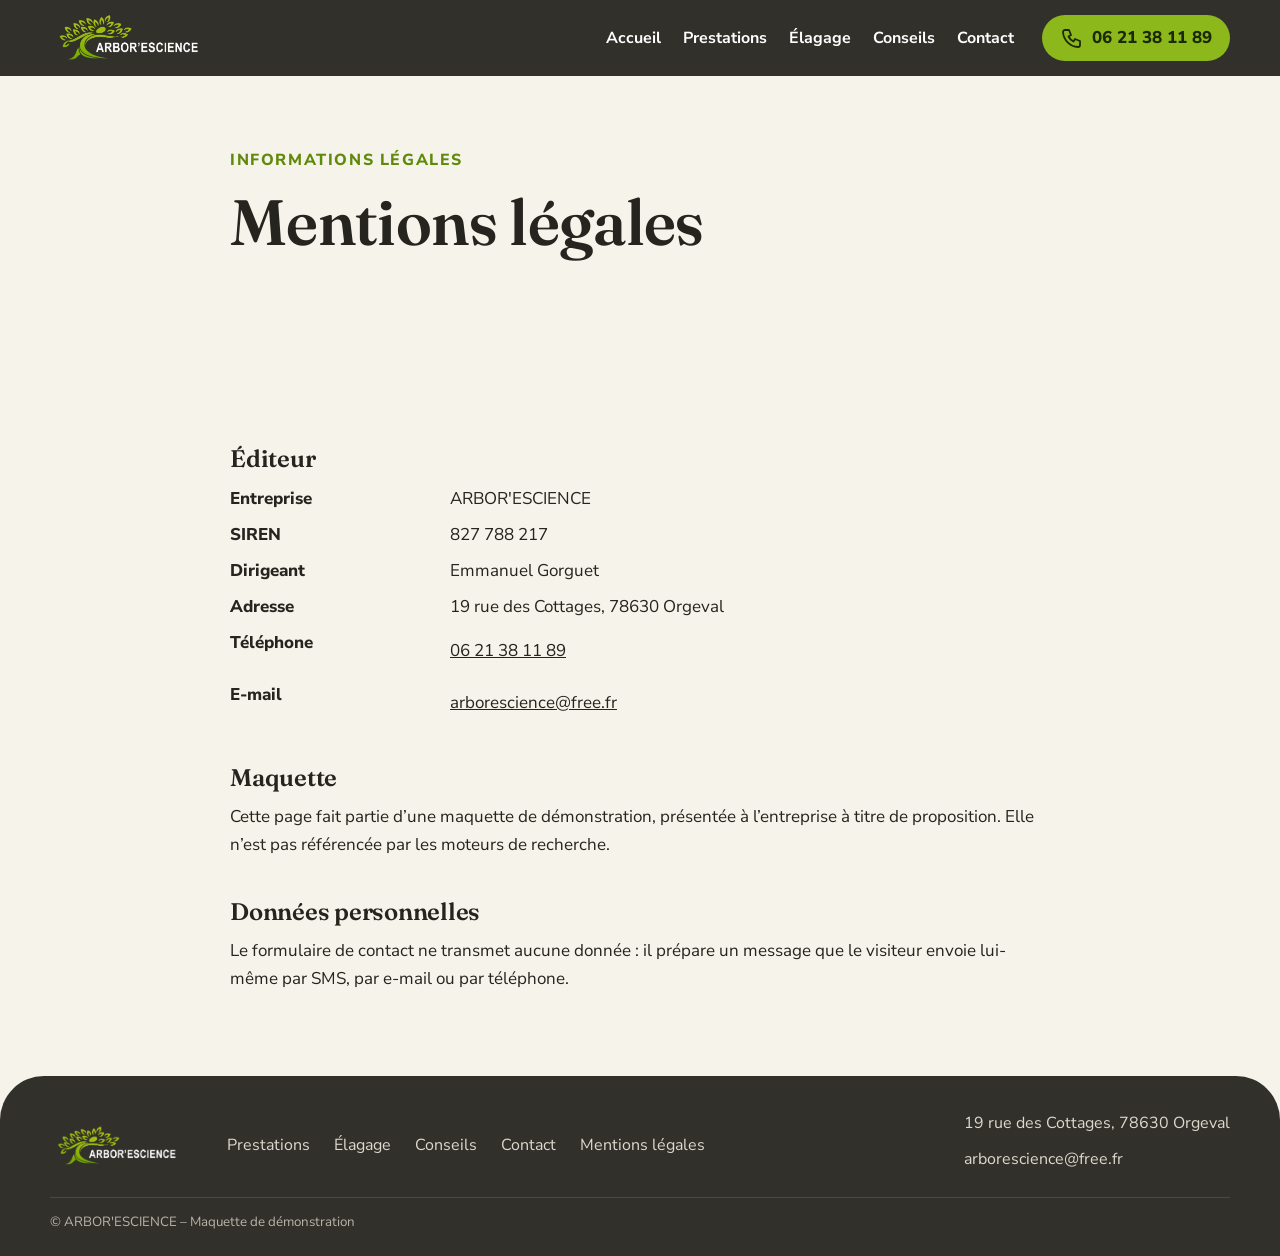
<file: mentions-legales.html>
<!doctype html>
<html lang="fr">
<head>
<meta charset="utf-8">
<meta name="viewport" content="width=device-width,initial-scale=1">
<title>Mentions légales – ARBOR'ESCIENCE à Orgeval</title>
<meta name="description" content="Mentions légales du site de démonstration d'ARBOR'ESCIENCE, Orgeval (78).">
<meta name="robots" content="noindex, nofollow">
<link rel="icon" type="image/png" href="images/favicon.png">
<link rel="preconnect" href="https://fonts.googleapis.com"><link rel="preconnect" href="https://fonts.gstatic.com" crossorigin>
<link rel="stylesheet" href="https://fonts.googleapis.com/css2?family=Fraunces:wght@600;700&family=Nunito+Sans:wght@400;600;700;800&display=swap">
<link rel="stylesheet" href="css/style.css">
</head>
<body>
<a class="skip" href="#contenu">Aller au contenu</a>
<header class="hd"><div class="wrap">
<a class="logo" href="https://webaunet.github.io/arbor-escience/" aria-label="ARBOR'ESCIENCE – accueil"><img src="images/logo.png" width="150" height="51" alt="ARBOR'ESCIENCE"></a>
<nav class="nav" id="nav" aria-label="Navigation principale">
<a href="index.html">Accueil</a><a href="prestations.html">Prestations</a><a href="elagage.html">Élagage</a><a href="conseils.html">Conseils</a><a href="contact.html">Contact</a>
</nav>
<a class="call" href="tel:+33621381189" aria-label="Appeler le 06 21 38 11 89"><svg class="ic" aria-hidden="true"><use href="images/icons.svg#i-phone"/></svg><span>06 21 38 11 89</span></a>
<button class="burger" type="button" aria-expanded="false" aria-controls="nav" aria-label="Ouvrir le menu"><span></span><span></span><span></span></button>
</div></header>
<main id="contenu">

<section class="ph ph-s"><div class="wrap" style="max-width:820px"><span class="kick">Informations légales</span><h1>Mentions légales</h1></div></section>
<section class="sheet legal"><div class="wrap">
<h2>Éditeur</h2>
<dl><dt>Entreprise</dt><dd>ARBOR'ESCIENCE</dd><dt>SIREN</dt><dd>827 788 217</dd><dt>Dirigeant</dt><dd>Emmanuel Gorguet</dd><dt>Adresse</dt><dd>19 rue des Cottages, 78630 Orgeval</dd><dt>Téléphone</dt><dd><a href="tel:+33621381189">06 21 38 11 89</a></dd><dt>E-mail</dt><dd><a href="mailto:arborescience@free.fr">arborescience@free.fr</a></dd></dl>
<h2>Maquette</h2><p>Cette page fait partie d’une maquette de démonstration, présentée à l’entreprise à titre de proposition. Elle n’est pas référencée par les moteurs de recherche.</p>
<h2>Données personnelles</h2><p>Le formulaire de contact ne transmet aucune donnée : il prépare un message que le visiteur envoie lui-même par SMS, par e-mail ou par téléphone.</p>
</div></section>
</main>
<footer class="ft sheet"><div class="wrap">
<img src="images/logo.png" width="130" height="44" alt="ARBOR'ESCIENCE" loading="lazy">
<nav aria-label="Pied de page"><a href="prestations.html">Prestations</a><a href="elagage.html">Élagage</a><a href="conseils.html">Conseils</a><a href="contact.html">Contact</a><a href="mentions-legales.html">Mentions légales</a></nav>
<div>19 rue des Cottages, 78630 Orgeval<br><a href="mailto:arborescience@free.fr" style="padding:0">arborescience@free.fr</a></div>
<small>© ARBOR'ESCIENCE – Maquette de démonstration</small>
</div></footer>
<script src="js/main.js" defer></script>
</body></html>
</file>
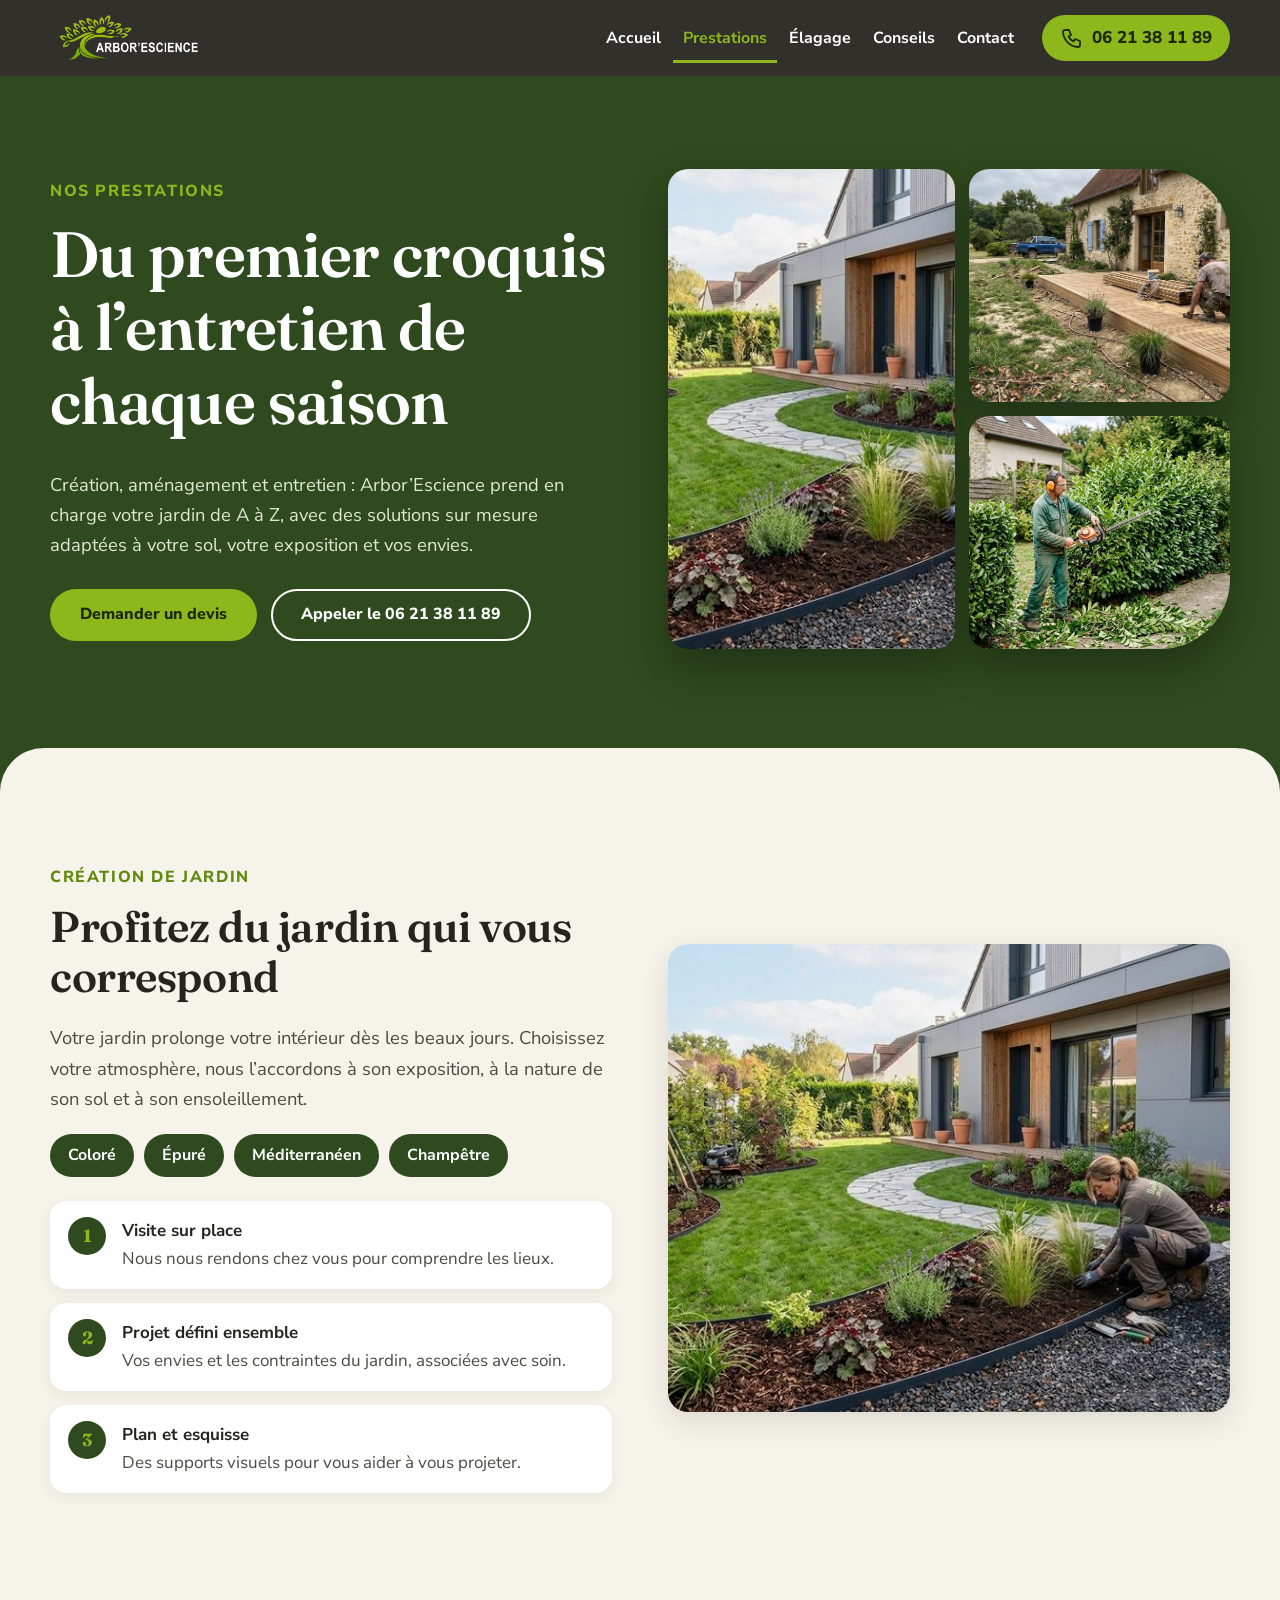
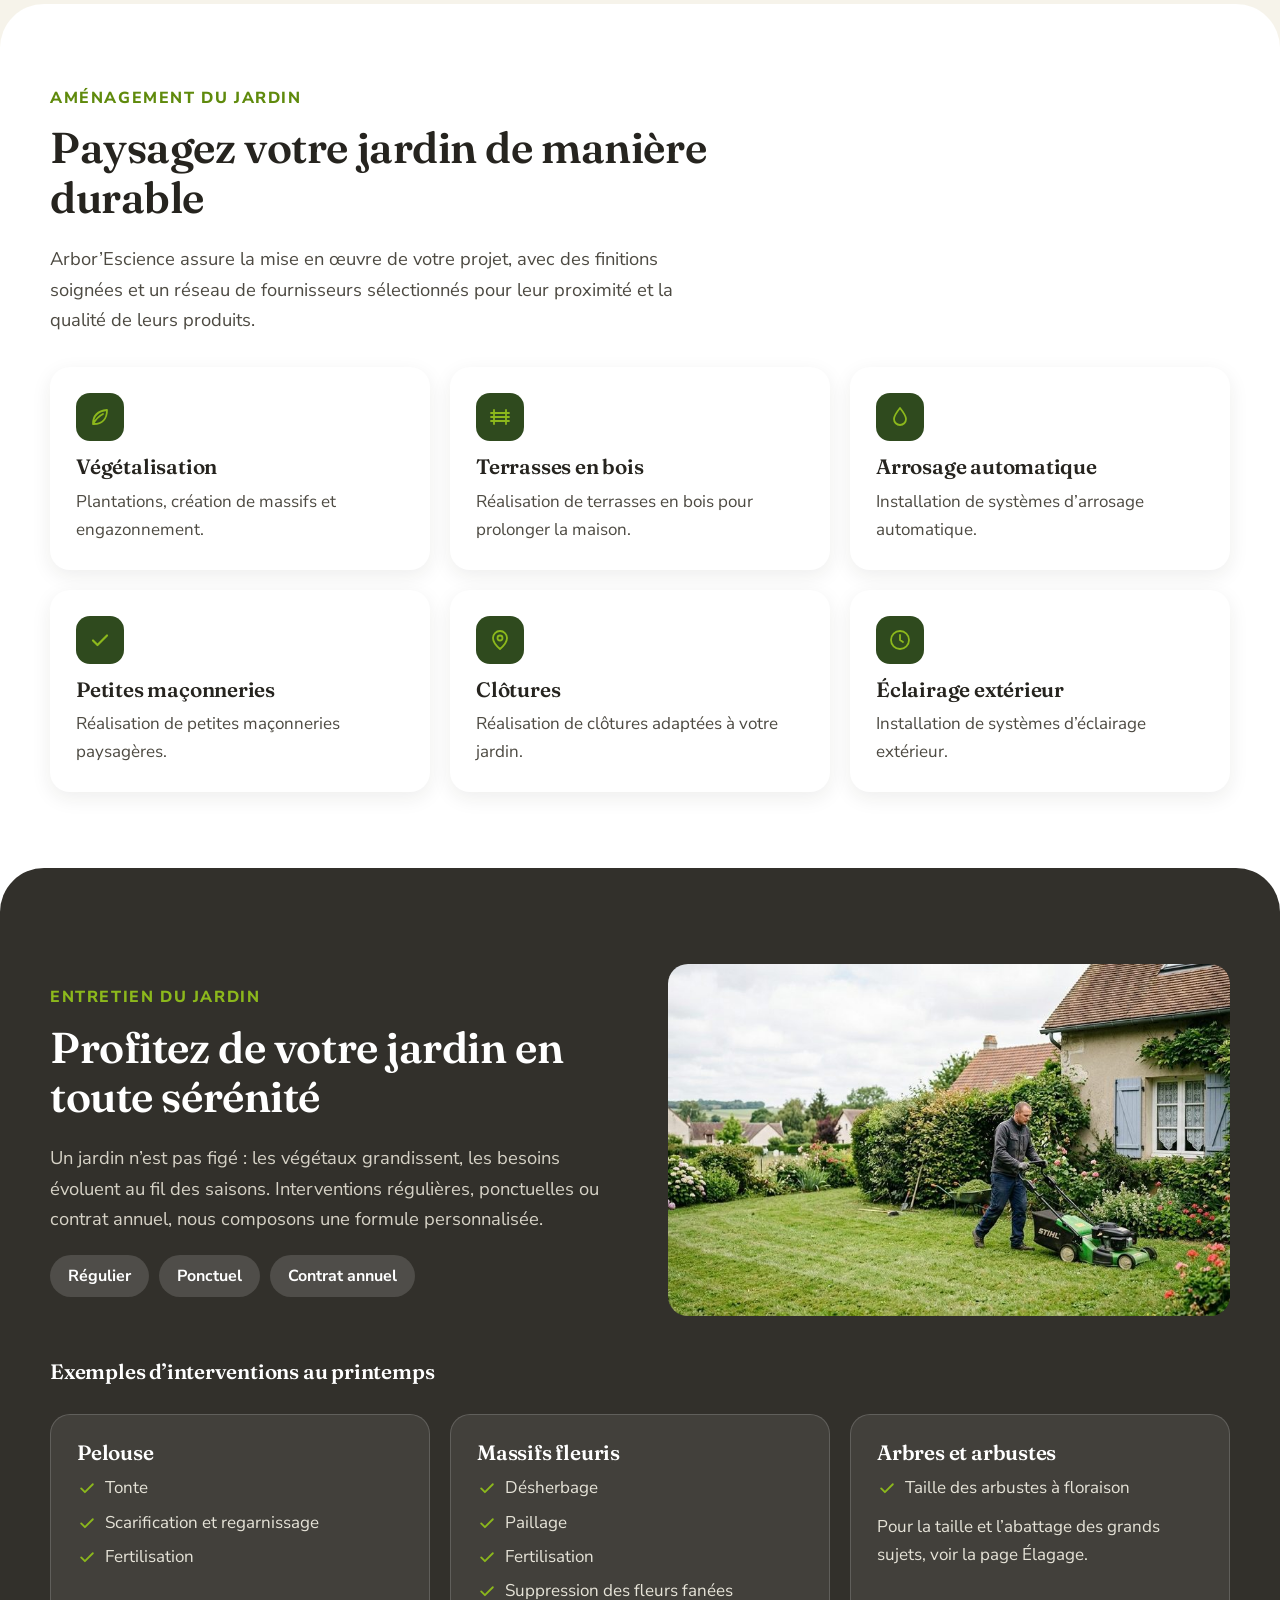
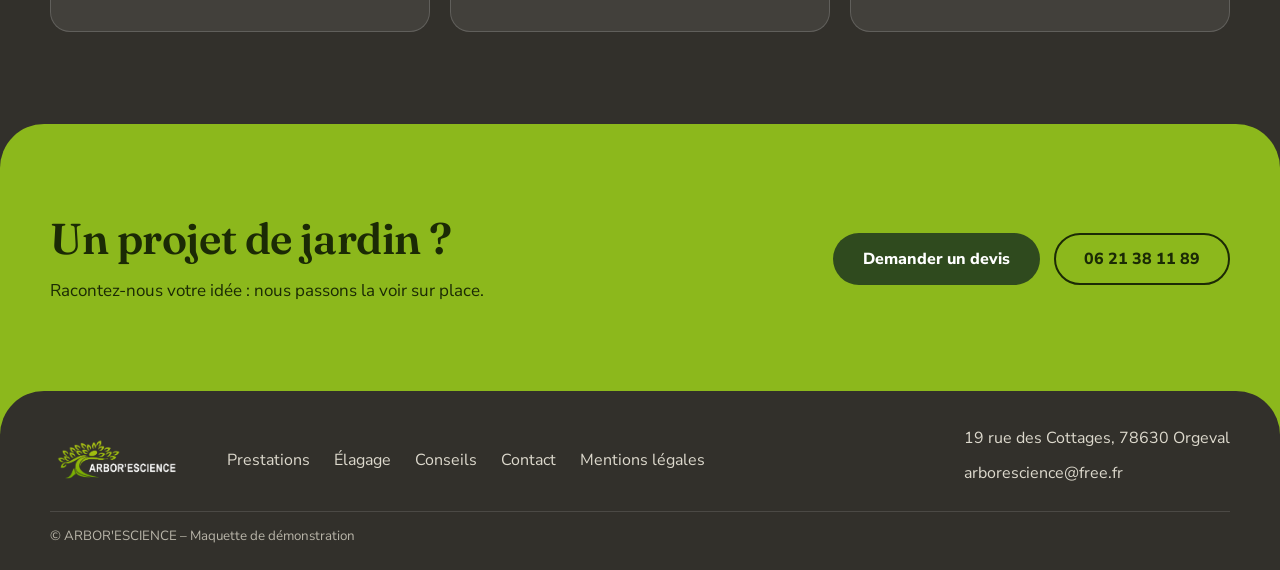
<file: prestations.html>
<!doctype html>
<html lang="fr">
<head>
<meta charset="utf-8">
<meta name="viewport" content="width=device-width,initial-scale=1">
<title>Prestations de paysagiste à Orgeval – ARBOR'ESCIENCE</title>
<meta name="description" content="Création de jardin, aménagement, entretien : les prestations d'ARBOR'ESCIENCE, paysagiste à Orgeval (Yvelines).">
<meta name="robots" content="noindex, nofollow">
<link rel="icon" type="image/png" href="images/favicon.png">
<link rel="preconnect" href="https://fonts.googleapis.com"><link rel="preconnect" href="https://fonts.gstatic.com" crossorigin>
<link rel="stylesheet" href="https://fonts.googleapis.com/css2?family=Fraunces:wght@600;700&family=Nunito+Sans:wght@400;600;700;800&display=swap">
<link rel="stylesheet" href="css/style.css">
</head>
<body>
<a class="skip" href="#contenu">Aller au contenu</a>
<header class="hd"><div class="wrap">
<a class="logo" href="https://webaunet.github.io/arbor-escience/" aria-label="ARBOR'ESCIENCE – accueil"><img src="images/logo.png" width="150" height="51" alt="ARBOR'ESCIENCE"></a>
<nav class="nav" id="nav" aria-label="Navigation principale">
<a href="index.html">Accueil</a><a href="prestations.html" aria-current="page">Prestations</a><a href="elagage.html">Élagage</a><a href="conseils.html">Conseils</a><a href="contact.html">Contact</a>
</nav>
<a class="call" href="tel:+33621381189" aria-label="Appeler le 06 21 38 11 89"><svg class="ic" aria-hidden="true"><use href="images/icons.svg#i-phone"/></svg><span>06 21 38 11 89</span></a>
<button class="burger" type="button" aria-expanded="false" aria-controls="nav" aria-label="Ouvrir le menu"><span></span><span></span><span></span></button>
</div></header>
<main id="contenu">

<section class="ph ph-g on-dark"><div class="wrap row2">
<div><span class="kick">Nos prestations</span><h1>Du premier croquis à l’entretien de chaque saison</h1>
<p class="lead">Création, aménagement et entretien : Arbor’Escience prend en charge votre jardin de A à Z, avec des solutions sur mesure adaptées à votre sol, votre exposition et vos envies.</p>
<div class="cta"><a class="btn btn-p" href="contact.html">Demander un devis</a><a class="btn btn-o" href="tel:+33621381189">Appeler le 06 21 38 11 89</a></div></div>
<div class="mosaic"><img src="images/creation.jpg" width="900" height="491" alt="Jardin récemment créé avec massifs, pelouse et cheminement"><img src="images/amenagement.jpg" width="900" height="491" alt="Terrasse en bois en cours de pose devant une maison en pierre"><img src="images/entretien.jpg" width="900" height="672" alt="Taille d'une haie dans un jardin"></div>
</div></section>

<section class="sec sheet" id="creation" style="background:var(--cream)"><div class="wrap row2">
<div><span class="kick">Création de jardin</span><h2>Profitez du jardin qui vous correspond</h2>
<p class="lead">Votre jardin prolonge votre intérieur dès les beaux jours. Choisissez votre atmosphère, nous l’accordons à son exposition, à la nature de son sol et à son ensoleillement.</p>
<ul class="tag-row"><li>Coloré</li><li>Épuré</li><li>Méditerranéen</li><li>Champêtre</li></ul>
<ol class="steps"><li><div><strong>Visite sur place</strong><span>Nous nous rendons chez vous pour comprendre les lieux.</span></div></li><li><div><strong>Projet défini ensemble</strong><span>Vos envies et les contraintes du jardin, associées avec soin.</span></div></li><li><div><strong>Plan et esquisse</strong><span>Des supports visuels pour vous aider à vous projeter.</span></div></li></ol></div>
<img class="" src="images/creation.jpg" width="900" height="491" loading="lazy" alt="Création de jardin : pelouse, massifs et cheminement autour d'une maison contemporaine" style="border-radius:var(--r);box-shadow:var(--sh);width:100%;aspect-ratio:6/5;object-fit:cover">
</div></section>

<section class="sec sheet" id="amenagement" style="background:#fff"><div class="wrap">
<div class="head"><span class="kick">Aménagement du jardin</span><h2>Paysagez votre jardin de manière durable</h2><p class="lead">Arbor’Escience assure la mise en œuvre de votre projet, avec des finitions soignées et un réseau de fournisseurs sélectionnés pour leur proximité et la qualité de leurs produits.</p></div>
<div class="cards3">
<div class="k"><span class="ico"><svg class="ic" aria-hidden="true"><use href="images/icons.svg#i-leaf"/></svg></span><h3>Végétalisation</h3><p>Plantations, création de massifs et engazonnement.</p></div>
<div class="k"><span class="ico"><svg class="ic" aria-hidden="true"><use href="images/icons.svg#i-deck"/></svg></span><h3>Terrasses en bois</h3><p>Réalisation de terrasses en bois pour prolonger la maison.</p></div>
<div class="k"><span class="ico"><svg class="ic" aria-hidden="true"><use href="images/icons.svg#i-drop"/></svg></span><h3>Arrosage automatique</h3><p>Installation de systèmes d’arrosage automatique.</p></div>
<div class="k"><span class="ico"><svg class="ic" aria-hidden="true"><use href="images/icons.svg#i-check"/></svg></span><h3>Petites maçonneries</h3><p>Réalisation de petites maçonneries paysagères.</p></div>
<div class="k"><span class="ico"><svg class="ic" aria-hidden="true"><use href="images/icons.svg#i-pin"/></svg></span><h3>Clôtures</h3><p>Réalisation de clôtures adaptées à votre jardin.</p></div>
<div class="k"><span class="ico"><svg class="ic" aria-hidden="true"><use href="images/icons.svg#i-clock"/></svg></span><h3>Éclairage extérieur</h3><p>Installation de systèmes d’éclairage extérieur.</p></div>
</div></div></section>

<section class="sec sheet dark on-dark" id="entretien"><div class="wrap">
<div class="row2"><div><span class="kick">Entretien du jardin</span><h2>Profitez de votre jardin en toute sérénité</h2>
<p class="lead">Un jardin n’est pas figé : les végétaux grandissent, les besoins évoluent au fil des saisons. Interventions régulières, ponctuelles ou contrat annuel, nous composons une formule personnalisée.</p>
<ul class="tag-row"><li>Régulier</li><li>Ponctuel</li><li>Contrat annuel</li></ul></div>
<img src="images/tonte.jpg" width="900" height="502" loading="lazy" alt="Tonte de la pelouse devant une maison, haies et massifs fleuris" style="border-radius:var(--r);width:100%;aspect-ratio:16/10;object-fit:cover"></div>
<h3 style="margin-top:44px">Exemples d’interventions au printemps</h3>
<div class="cards3">
<div class="k dk"><h3>Pelouse</h3><ul><li><svg class="ic" aria-hidden="true"><use href="images/icons.svg#i-check"/></svg><span>Tonte</span></li><li><svg class="ic" aria-hidden="true"><use href="images/icons.svg#i-check"/></svg><span>Scarification et regarnissage</span></li><li><svg class="ic" aria-hidden="true"><use href="images/icons.svg#i-check"/></svg><span>Fertilisation</span></li></ul></div>
<div class="k dk"><h3>Massifs fleuris</h3><ul><li><svg class="ic" aria-hidden="true"><use href="images/icons.svg#i-check"/></svg><span>Désherbage</span></li><li><svg class="ic" aria-hidden="true"><use href="images/icons.svg#i-check"/></svg><span>Paillage</span></li><li><svg class="ic" aria-hidden="true"><use href="images/icons.svg#i-check"/></svg><span>Fertilisation</span></li><li><svg class="ic" aria-hidden="true"><use href="images/icons.svg#i-check"/></svg><span>Suppression des fleurs fanées</span></li></ul></div>
<div class="k dk"><h3>Arbres et arbustes</h3><ul><li><svg class="ic" aria-hidden="true"><use href="images/icons.svg#i-check"/></svg><span>Taille des arbustes à floraison</span></li></ul><p style="margin-top:10px">Pour la taille et l’abattage des grands sujets, voir la page Élagage.</p></div>
</div></div></section>

<section class="sheet cta-l"><div class="wrap band-cta"><div><h2>Un projet de jardin ?</h2><p>Racontez-nous votre idée : nous passons la voir sur place.</p></div><div class="cta" style="margin:0"><a class="btn btn-d" href="contact.html">Demander un devis</a><a class="btn btn-l" href="tel:+33621381189" style="border-color:#1b2a05;color:#1b2a05">06 21 38 11 89</a></div></div></section>
</main>
<footer class="ft sheet"><div class="wrap">
<img src="images/logo.png" width="130" height="44" alt="ARBOR'ESCIENCE" loading="lazy">
<nav aria-label="Pied de page"><a href="prestations.html">Prestations</a><a href="elagage.html">Élagage</a><a href="conseils.html">Conseils</a><a href="contact.html">Contact</a><a href="mentions-legales.html">Mentions légales</a></nav>
<div>19 rue des Cottages, 78630 Orgeval<br><a href="mailto:arborescience@free.fr" style="padding:0">arborescience@free.fr</a></div>
<small>© ARBOR'ESCIENCE – Maquette de démonstration</small>
</div></footer>
<script src="js/main.js" defer></script>
</body></html>
</file>
<file: css/style.css>
:root{--ink:#26241f;--ink2:#4d4a42;--dark:#32302b;--green:#2f4a1e;--green2:#3d5f27;--lime:#8cb81c;--lime-d:#5f8a0c;--cream:#f6f3ea;--white:#fff;--sand:#e9e3d2;--r:20px;--sh:0 10px 30px rgba(38,36,31,.12);--hh:76px;--serif:'Fraunces',Georgia,serif;--sans:'Nunito Sans',system-ui,sans-serif}
*{box-sizing:border-box}html{scroll-behavior:smooth;scroll-padding-top:calc(var(--hh) + 12px)}
body{margin:0;font:400 17px/1.65 var(--sans);color:var(--ink);background:var(--cream);-webkit-font-smoothing:antialiased}
img{max-width:100%;display:block;height:auto}a{color:inherit}
h1,h2,h3{font-family:var(--serif);line-height:1.15;margin:0 0 .5em;font-weight:600;letter-spacing:-.01em}
h1{font-size:clamp(2.3rem,5.5vw,4rem)}h2{font-size:clamp(1.8rem,3.6vw,2.7rem)}h3{font-size:1.3rem}
p{margin:0 0 1em}.wrap{width:min(1180px,100% - 40px);margin-inline:auto}
.ic{width:24px;height:24px;flex:none}
:focus-visible{outline:3px solid var(--lime);outline-offset:3px;border-radius:6px}
.skip{position:absolute;left:-999px;top:8px;background:#fff;padding:10px 16px;z-index:200;border-radius:8px}.skip:focus{left:8px}
/* header */
.hd{position:sticky;top:0;z-index:100;background:var(--dark);color:#fff;height:var(--hh)}
.hd .wrap{display:flex;align-items:center;gap:18px;height:100%}
.logo{display:block;flex:none}.logo img{height:52px;width:auto}
.nav{display:flex;gap:2px;margin-left:auto}
.nav a{color:#fff;text-decoration:none;font-weight:700;font-size:1rem;padding:12px 10px;min-height:44px;display:inline-flex;align-items:center;border-radius:10px;white-space:nowrap}
.nav a:hover{background:rgba(255,255,255,.1)}.nav a[aria-current=page]{color:var(--lime);box-shadow:inset 0 -3px 0 var(--lime);border-radius:10px 10px 0 0}
.call{display:inline-flex;align-items:center;gap:8px;background:var(--lime);color:#1b2a05;font-weight:800;text-decoration:none;padding:0 18px;min-height:46px;border-radius:99px;white-space:nowrap}
.call:hover{background:#a4d12b}
.burger{display:none;width:46px;height:46px;border:0;border-radius:12px;background:rgba(255,255,255,.1);color:#fff;cursor:pointer;align-items:center;justify-content:center;flex-direction:column;gap:5px;padding:0}
.burger span{width:22px;height:2px;background:#fff;border-radius:2px;transition:.2s}
.burger[aria-expanded=true] span:nth-child(1){transform:translateY(7px) rotate(45deg)}.burger[aria-expanded=true] span:nth-child(2){opacity:0}.burger[aria-expanded=true] span:nth-child(3){transform:translateY(-7px) rotate(-45deg)}
@media(max-width:980px){
.burger{display:flex;margin-left:auto}.call{margin-left:0}
.nav{position:absolute;left:0;right:0;top:var(--hh);background:var(--dark);flex-direction:column;padding:8px 20px 20px;margin:0;display:none;box-shadow:0 20px 30px rgba(0,0,0,.3)}
.nav.open{display:flex}.nav a{padding:14px 12px;font-size:1.05rem}.nav a[aria-current=page]{box-shadow:none;background:rgba(140,184,28,.18);border-radius:10px}}
@media(max-width:560px){.call span{display:none}.call{padding:0;width:46px;justify-content:center}.logo img{height:44px}}
/* buttons */
.btn{display:inline-flex;align-items:center;justify-content:center;gap:10px;min-height:52px;padding:0 28px;border-radius:99px;font-weight:800;text-decoration:none;border:2px solid transparent;font-size:1rem;cursor:pointer;font-family:inherit;transition:.2s}
.btn-p{background:var(--lime);color:#1b2a05}.btn-p:hover{background:#a4d12b;transform:translateY(-2px)}
.btn-o{border-color:#fff;color:#fff}.btn-o:hover{background:#fff;color:var(--ink)}
.btn-d{background:var(--green);color:#fff}.btn-d:hover{background:var(--green2);transform:translateY(-2px)}
.btn-l{border-color:var(--green);color:var(--green)}.btn-l:hover{background:var(--green);color:#fff}
/* sections */
.sec{padding:80px 0 120px;min-height:100svh;display:flex;align-items:center}
.sec>.wrap{width:min(1180px,100% - 40px)}
.sheet{position:relative;margin-top:-44px;border-radius:44px 44px 0 0}
.kick{display:inline-block;font-weight:800;letter-spacing:.1em;text-transform:uppercase;font-size:1rem;color:var(--lime-d);margin-bottom:12px}
.on-dark .kick{color:var(--lime)}
.lead{font-size:1.15rem;color:var(--ink2);max-width:62ch}
/* hero */
.hero{position:relative;color:#fff;min-height:calc(100svh - var(--hh));display:flex;align-items:center;padding:80px 0 130px;background:#1e2a14 url(../images/hero.jpg) center/cover}
.hero::before{content:"";position:absolute;inset:0;background:linear-gradient(90deg,rgba(20,26,12,.88) 0%,rgba(20,26,12,.62) 55%,rgba(20,26,12,.25) 100%)}
.hero .wrap{position:relative}.hero h1{max-width:14ch}.hero p{font-size:1.2rem;max-width:52ch;color:#f1f0e8}
.cta{display:flex;flex-wrap:wrap;gap:14px;margin-top:28px}
.pills{display:flex;flex-wrap:wrap;gap:10px;margin-top:34px;padding:0;list-style:none}
.pills li{background:rgba(255,255,255,.14);border:1px solid rgba(255,255,255,.3);padding:8px 16px;border-radius:99px;font-weight:700;font-size:1rem;backdrop-filter:blur(4px)}
/* about */
.about{background:var(--cream)}
.split{display:grid;grid-template-columns:1.05fr .95fr;gap:56px;align-items:center}
.card-photo{position:relative}.card-photo img{border-radius:var(--r);box-shadow:var(--sh);width:100%;aspect-ratio:4/3;object-fit:cover}
.card-photo .tag{position:absolute;left:-18px;bottom:24px;background:var(--green);color:#fff;padding:14px 20px;border-radius:14px;font-weight:700;box-shadow:var(--sh);max-width:250px;font-size:1rem;line-height:1.35}
.vals{display:grid;grid-template-columns:repeat(3,1fr);gap:14px;margin:26px 0 0;padding:0;list-style:none}
.vals li{background:#fff;border-radius:16px;padding:18px 16px;box-shadow:0 4px 14px rgba(38,36,31,.07)}
.vals strong{display:block;font-family:var(--serif);font-size:1.15rem;color:var(--green)}.vals span{font-size:1rem;color:var(--ink2);line-height:1.45;display:block}
/* services */
.svc{background:#fff}
.head{max-width:720px;margin-bottom:44px}
.grid5{display:grid;grid-template-columns:repeat(6,1fr);gap:22px}
.sc{grid-column:span 2;background:var(--cream);border-radius:var(--r);overflow:hidden;display:flex;flex-direction:column;transition:.25s;text-decoration:none}
.sc:nth-child(n+4){grid-column:span 3}
.sc:hover{transform:translateY(-6px);box-shadow:var(--sh)}
.sc img{width:100%;aspect-ratio:16/9;object-fit:cover}
@media(min-width:981px){.sc:nth-child(n+4){flex-direction:row}.sc:nth-child(n+4) img{width:42%;aspect-ratio:auto;height:auto}.sc:nth-child(n+4) .ico{margin:0 0 6px;border:0}.sc:nth-child(-n+3) img{aspect-ratio:2/1}.head{margin-bottom:32px}}
.sc div{padding:18px 22px 20px;display:flex;flex-direction:column;gap:6px;flex:1}
.sc .ico{width:46px;height:46px;border-radius:14px;background:var(--green);color:var(--lime);display:grid;place-items:center;margin:-46px 0 6px;border:4px solid var(--cream)}
.sc p{color:var(--ink2);font-size:1rem;margin:0}.sc .more{margin-top:auto;padding-top:12px;font-weight:800;color:var(--green);display:inline-flex;gap:8px;align-items:center}
/* elagage band */
.band{background:var(--green);color:#fff}
.band .lead{color:#dfe8d2}.band h2{color:#fff}
.ticks{list-style:none;padding:0;margin:22px 0 30px;display:grid;grid-template-columns:1fr 1fr;gap:12px 20px}
.ticks li{display:flex;gap:10px;align-items:flex-start;font-weight:600}.ticks .ic{color:var(--lime);margin-top:3px}
.band .card-photo img{box-shadow:0 20px 50px rgba(0,0,0,.35)}
.band .card-photo .tag{background:var(--lime);color:#1b2a05;left:auto;right:-14px}
/* zone */
.zone{background:var(--cream)}
.chips{display:flex;flex-wrap:wrap;gap:8px;padding:0;list-style:none;margin:20px 0 0}
.chips li{background:#fff;border:1px solid var(--sand);padding:6px 14px;border-radius:99px;font-size:1rem;font-weight:600}
.panel{background:#fff;border-radius:var(--r);padding:30px;box-shadow:var(--sh)}
.panel h3{display:flex;gap:10px;align-items:center}.panel h3 .ic{color:var(--lime-d)}
.hours{display:grid;grid-template-columns:1fr auto;gap:6px 20px;margin:0 0 22px}.hours dt{font-weight:600}.hours dd{margin:0;font-weight:800;color:var(--green)}
.tip{background:var(--sand);border-radius:14px;padding:18px 20px;margin-top:20px}.tip strong{font-family:var(--serif);color:var(--green);font-size:1.1rem}.tip p{margin:6px 0 0;font-size:1rem;color:var(--ink2)}
/* final cta */
.final{background:var(--lime);color:#1b2a05;text-align:center;padding:90px 0 130px}
.final h2{max-width:20ch;margin-inline:auto}.final p{max-width:56ch;margin-inline:auto;font-size:1.12rem}.final .cta{justify-content:center}
.final .btn-d{background:var(--dark)}.final .btn-d:hover{background:#000}.final .btn-l{border-color:#1b2a05;color:#1b2a05}.final .btn-l:hover{background:#1b2a05;color:#fff}
/* footer */
.ft{background:var(--dark);color:#ddd9cd;padding:34px 0 22px;font-size:1rem}
.ft .wrap{display:grid;grid-template-columns:auto 1fr auto;gap:16px 40px;align-items:center}
.ft img{height:44px;width:auto}.ft nav{display:flex;flex-wrap:wrap;gap:4px 8px}.ft a{text-decoration:none;display:inline-flex;align-items:center;min-height:44px;padding:0 8px}.ft a:hover{color:var(--lime)}
.ft small{grid-column:1/-1;border-top:1px solid rgba(255,255,255,.12);padding-top:14px;color:#b3af a3}
.ft small{color:#b8b4a8}
@media(max-width:980px){.split{grid-template-columns:1fr;gap:36px}.grid5{grid-template-columns:1fr 1fr}.sc,.sc:nth-child(n+4){grid-column:span 1}.sc:last-child{grid-column:1/-1}.sec{min-height:auto;padding:70px 0 110px}.ft .wrap{grid-template-columns:1fr;gap:4px}.ft img{display:none}.ft{padding:22px 0 14px}.ft small{padding-top:8px}.card-photo .tag{left:12px}.band .card-photo .tag{right:12px}}
@media(max-width:640px){body{font-size:16px}.grid5{grid-template-columns:1fr}.vals,.ticks{grid-template-columns:1fr}.hero{padding:60px 0 100px}.btn{width:100%}.sheet{margin-top:-32px;border-radius:32px 32px 0 0}.sec{padding:60px 0 90px}.hours{grid-template-columns:1fr}.hours dd{margin-bottom:8px}}
@media(prefers-reduced-motion:reduce){*{transition:none!important;scroll-behavior:auto!important}}
/* ===== pages intérieures ===== */
.ph{position:relative;display:flex;align-items:center;min-height:calc(88svh - var(--hh));padding:70px 0 120px}
.ph .wrap{position:relative}
.ph-g{background:var(--green);color:#fff}.ph-g .lead{color:#dfe8d2}.ph-g h1{color:#fff}
.mosaic{display:grid;grid-template-columns:1.1fr 1fr;grid-template-rows:1fr 1fr;gap:14px;height:min(480px,60vw)}
.mosaic img{width:100%;height:100%;object-fit:cover;border-radius:var(--r);box-shadow:0 18px 40px rgba(0,0,0,.3)}
.mosaic img:first-child{grid-row:1/3}.mosaic img:nth-child(2){border-radius:var(--r) 70px var(--r) var(--r)}.mosaic img:nth-child(3){border-radius:var(--r) var(--r) 70px var(--r)}
.ph-photo{color:#fff;background:#1d2614 center/cover}
.ph-photo::before{content:"";position:absolute;inset:0;background:linear-gradient(100deg,rgba(18,24,10,.9) 0%,rgba(18,24,10,.6) 55%,rgba(18,24,10,.2) 100%)}
.ph-photo h1{max-width:13ch}.ph-photo p{max-width:54ch;font-size:1.18rem;color:#f1f0e8}
.bg-elagage{background-image:url(../images/elagage.jpg)}
.ph-c{background:var(--sand)}.ph-c .split{align-items:center}
.ph-c .card-photo img{aspect-ratio:16/10}
.ph-d{background:var(--dark);color:#fff}.ph-d h1{color:#fff}.ph-d .lead{color:#d6d2c6}
.ph-d .ph-in{display:grid;grid-template-columns:1fr 1fr;gap:48px;align-items:center}
.big-tel{display:flex;flex-direction:column;gap:14px}
.tel-card{display:flex;align-items:center;gap:18px;background:rgba(255,255,255,.08);border:1px solid rgba(255,255,255,.18);border-radius:var(--r);padding:22px 26px;text-decoration:none;transition:.2s}
.tel-card:hover{background:var(--lime);color:#1b2a05}.tel-card:hover small{color:#1b2a05}
.tel-card .ic{width:34px;height:34px;color:var(--lime)}.tel-card:hover .ic{color:#1b2a05}
.tel-card strong{display:block;font-family:var(--serif);font-size:1.7rem;line-height:1.1}.tel-card small{color:#c9c5b8;font-size:1rem}
.ph-s{background:var(--cream);min-height:auto;padding:70px 0 100px}
.row2{display:grid;grid-template-columns:1fr 1fr;gap:56px;align-items:center}
.row2.rev>:first-child{order:2}
.steps{counter-reset:s;display:grid;gap:14px;margin:24px 0 0;padding:0;list-style:none}
.steps li{counter-increment:s;display:flex;gap:16px;align-items:flex-start;background:#fff;border-radius:16px;padding:16px 18px;box-shadow:0 4px 14px rgba(38,36,31,.07)}
.steps li::before{content:counter(s);flex:none;width:38px;height:38px;border-radius:50%;background:var(--green);color:var(--lime);font:700 1.1rem var(--serif);display:grid;place-items:center}
.steps strong{display:block}.steps span{color:var(--ink2)}
.cards3{display:grid;grid-template-columns:repeat(3,1fr);gap:20px;margin-top:30px}
.cards3.c2{grid-template-columns:repeat(2,1fr)}
.k{background:#fff;border-radius:var(--r);padding:26px;box-shadow:0 6px 20px rgba(38,36,31,.08)}
.k .ico{width:48px;height:48px;border-radius:14px;background:var(--green);color:var(--lime);display:grid;place-items:center;margin-bottom:14px}
.k h3{margin-bottom:.4em}.k p{margin:0;color:var(--ink2)}.k ul{margin:10px 0 0;padding:0;list-style:none;display:grid;gap:6px}
.k li{display:flex;gap:8px}.k li .ic{width:20px;height:20px;color:var(--lime-d);margin-top:4px}
.k.dk{background:rgba(255,255,255,.08);border:1px solid rgba(255,255,255,.16);box-shadow:none;color:#fff}.k.dk p,.k.dk li{color:#e6e3d8}.k.dk .ico{background:var(--lime);color:#1b2a05}.k.dk li .ic{color:var(--lime)}
.dark{background:var(--dark);color:#fff}.dark h2,.dark h3{color:#fff}.dark .lead{color:#d6d2c6}
.sand{background:var(--sand)}
.band-cta{display:flex;align-items:center;justify-content:space-between;gap:30px;flex-wrap:wrap;padding:90px 0 130px}
.band-cta h2{margin:0 0 .3em}.band-cta p{margin:0;max-width:52ch}
.cta-g{background:var(--green);color:#fff}.cta-g h2{color:#fff}
.cta-l{background:var(--lime);color:#1b2a05}
.cta-w{background:#fff}
.cta-d{background:var(--dark);color:#fff}.cta-d h2{color:#fff}
.cta-d .band-cta{justify-content:center;text-align:center;flex-direction:column}
.tel-big{font:700 clamp(2rem,5vw,3.2rem) var(--serif);color:var(--lime);text-decoration:none}
.tag-row{display:flex;flex-wrap:wrap;gap:10px;padding:0;list-style:none;margin:20px 0 0}
.tag-row li{background:var(--green);color:#fff;padding:8px 18px;border-radius:99px;font-weight:700;font-size:1rem}
.on-dark .tag-row li{background:rgba(255,255,255,.14)}
.quote{border-left:5px solid var(--lime);padding:6px 0 6px 22px;font:600 1.3rem/1.4 var(--serif);color:var(--green);margin:24px 0}
.dark .quote{color:var(--lime)}
/* contact */
.form-card{background:#fff;border-radius:28px;padding:36px;box-shadow:var(--sh)}
.fld{margin-bottom:20px}.fld label{display:block;font-weight:800;margin-bottom:6px}
.fld input,.fld select,.fld textarea{width:100%;min-height:52px;padding:12px 16px;font:inherit;font-size:1rem;border:2px solid #cfc9b8;border-radius:14px;background:#fff;color:var(--ink)}
.fld textarea{min-height:120px;resize:vertical}
.fld input:focus,.fld select:focus,.fld textarea:focus{outline:3px solid var(--lime);outline-offset:1px;border-color:var(--green)}
.fld [aria-invalid=true]{border-color:#b3261e}.err{display:none;color:#b3261e;font-weight:700;margin-top:6px;font-size:1rem}.fld.bad .err{display:block}
.fld .opt{font-weight:400;color:var(--ink2)}
.form-card .btn{width:100%}
.recap{display:none}.recap.show{display:block}.recap h2{font-size:1.7rem}
.recap pre{white-space:pre-wrap;font:inherit;background:var(--cream);border-radius:14px;padding:18px;margin:16px 0}
.acts{display:grid;grid-template-columns:repeat(2,1fr);gap:12px}.acts .btn{width:100%}
.ok{display:flex;gap:10px;align-items:center;color:var(--green);font-weight:800;margin-bottom:8px}.ok .ic{color:var(--lime-d)}
.info{display:grid;gap:16px}
.info .k{display:flex;gap:16px;align-items:flex-start}.info .k .ico{flex:none;margin:0}.info .k h3{margin:0 0 4px;font-size:1.15rem}
.info a{text-decoration:none;font-weight:700}.info a:hover{color:var(--lime-d)}
/* légal */
.legal{background:var(--cream);min-height:auto;display:block;padding:60px 0 110px}
.legal .wrap{max-width:820px}.legal h2{font-size:1.5rem;margin-top:1.6em}.legal dl{display:grid;grid-template-columns:200px 1fr;gap:8px 20px;margin:0}.legal dt{font-weight:800}.legal dd{margin:0}
@media(max-width:980px){.ph{min-height:auto;padding:56px 0 100px}.row2,.ph-d .ph-in{grid-template-columns:1fr;gap:34px}.row2.rev>:first-child{order:0}.cards3,.cards3.c2{grid-template-columns:1fr}.mosaic{height:420px;margin-top:10px}}
@media(max-width:640px){.form-card{padding:24px 20px}.acts{grid-template-columns:1fr}.legal dl{grid-template-columns:1fr}.mosaic{height:320px}.tel-card strong{font-size:1.4rem}}

.tel-big{display:inline-flex;align-items:center;min-height:48px}.legal a{display:inline-flex;align-items:center;min-height:44px}
@media(max-width:980px){.row2>img{max-width:min(100%,880px)}}
@media(max-width:980px){.cards3>*{grid-column:auto!important}}
</file>
